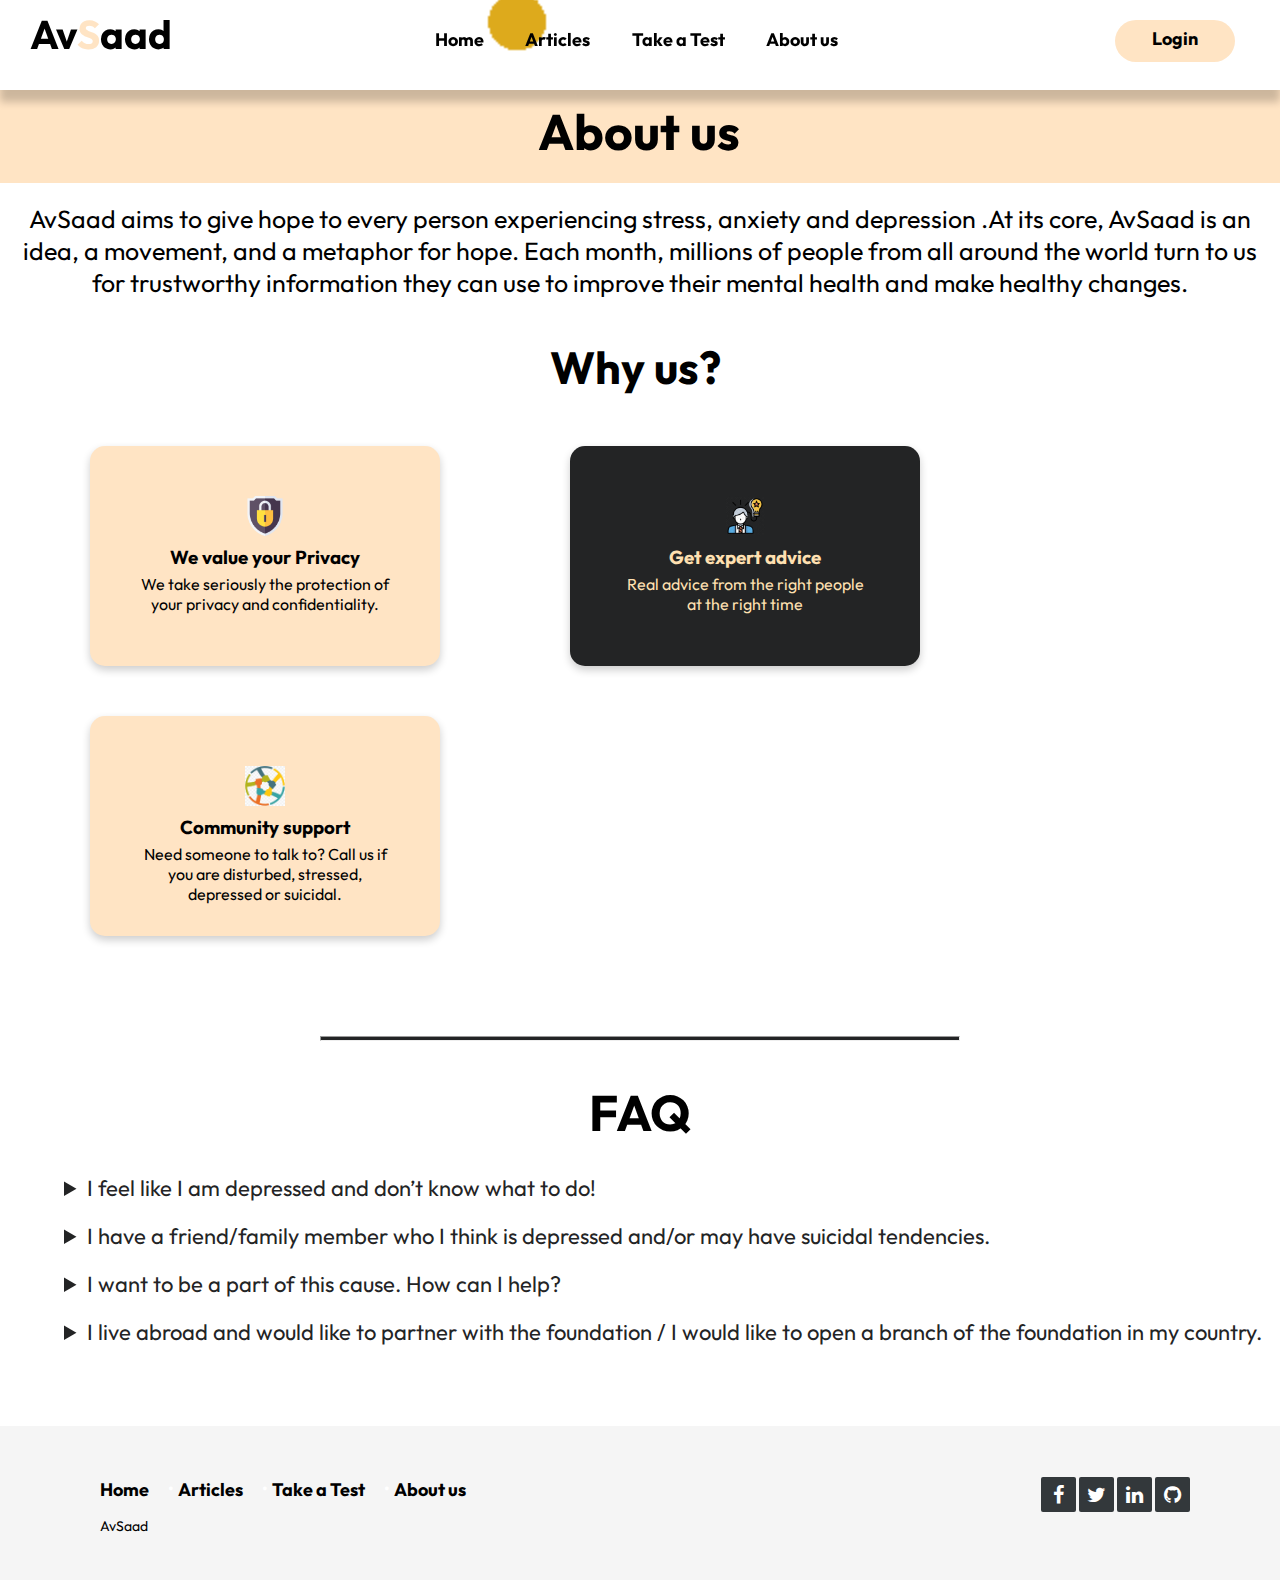
<file: About us.html>
<!DOCTYPE html>
<html lang="en">
<head>
    <meta charset="UTF-8">
    <meta http-equiv="X-UA-Compatible" content="IE=edge">
    <meta name="viewport" content="width=device-width, initial-scale=1.0">
    <title>Article</title>
    <link rel="preconnect" href="https://fonts.googleapis.com">
    <link rel="preconnect" href="https://fonts.gstatic.com" crossorigin>
    <link rel="stylesheet" href="https://cdnjs.cloudflare.com/ajax/libs/font-awesome/4.7.0/css/font-awesome.min.css">
    <link href="https://fonts.googleapis.com/css2?family=Outfit&display=swap" rel="stylesheet">
    <link href="https://fonts.googleapis.com/css2?family=Outfit&display=swap" rel="stylesheet">
    <link rel="stylesheet" href="About us.css">
</head>
<body>
    
<nav>

</nav>
<header>  
    <h2></h2>
</header> 
<section>

</section> 
<summary>
    
</summary>
<script src="About us.js"></script>
</body>
</html>
</file>
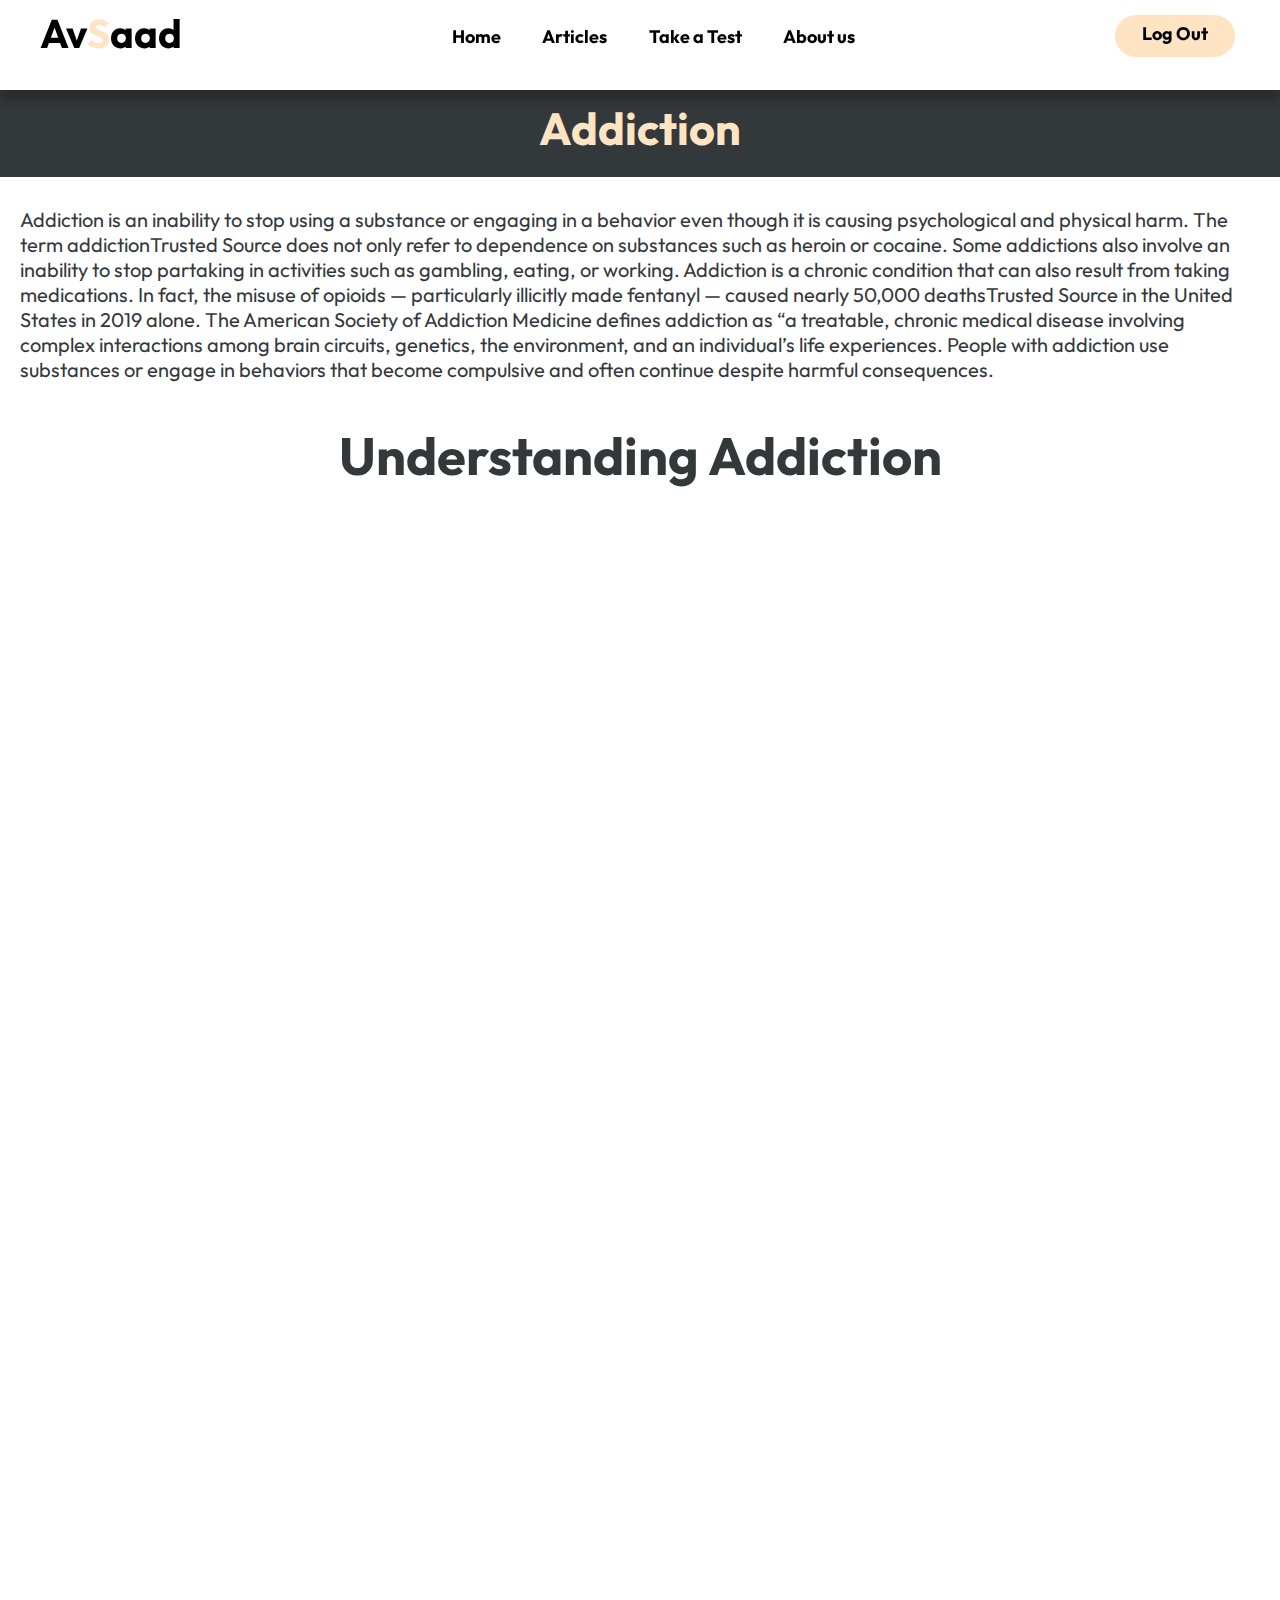
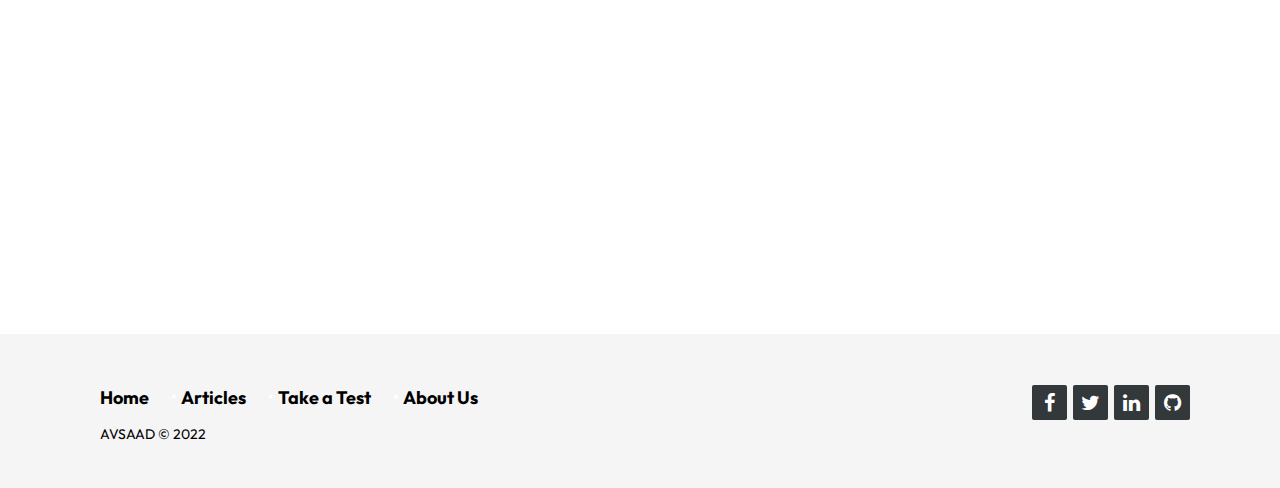
<file: Addiction.html>
<!DOCTYPE html>
<html lang="en">
<head>
    <meta charset="UTF-8">
    <meta http-equiv="X-UA-Compatible" content="IE=edge">
    <meta name="viewport" content="width=device-width, initial-scale=1.0">
    <link rel="preconnect" href="https://fonts.googleapis.com">
    <link rel="preconnect" href="https://fonts.gstatic.com" crossorigin>
    <link rel="stylesheet" href="https://cdnjs.cloudflare.com/ajax/libs/font-awesome/4.7.0/css/font-awesome.min.css">
    <link href="https://fonts.googleapis.com/css2?family=Outfit&display=swap" rel="stylesheet">
    <link rel="stylesheet" href="Addiction.css">
    <link rel="stylesheet" href="navbar.css">
    <link rel="stylesheet" href="Footer.css">
    <title>Document</title>
</head>
<body>
    <nav>
        <div class="topnav">
        <a href="index.html"><h1 class="logo">Av<span class="S">S</span>aad</h1></a>
        <div class="con">
            <a href="index.html">Home</a>
            <a href="Articles.html">Articles</a>
            <a href="Quiz.html">Take a Test</a>
            <a href="About us.html">About us</a>
        </div>
        <a class="login" href="log.html">Log Out</a>
        </div>
    </nav>

    <header class="head">
        <h2 class="heading"></h2>
    </header>
    <section class="sec">
      <p class="content"></p>
    </section>
    <div class="heading1">
       <h2> </h2>
       
    </div>
    <div class="event">
        <div class="box1 reveal">
            <h2 class="Question"></h2>
            <p class ="Answer1"></p>
        </div>
        <div class="box2 reveal">
            <h2 class="Question1"></h2>
            <p class ="Answer2"></p>
        </div>
        <div class="box3 reveal">
            <h2 class="Question3"></h2>
            <p class ="Answer3"></p>
        </div>
    </div>
    <footer class="footer-distributed">
        <div class="footer-right">
            <a href="#"><i class="fa fa-facebook"></i></a>
            <a href="#"><i class="fa fa-twitter"></i></a>
            <a href="#"><i class="fa fa-linkedin"></i></a>
            <a href="#"><i class="fa fa-github"></i></a>
        </div>
        <div class="footer-left">
            <p class="footer-links">
                <a class="link-1" href="index.html">Home</a>
                <a href="Articles.html">Articles</a>
                <a href="Quiz.html">Take a Test</a>
                <a href="About us.html">About Us</a>
            </p>
            <p>AVSAAD &copy; 2022</p>
        </div>
    </footer>

<script src="Addiction.js"></script>
</body>
</html>
</file>
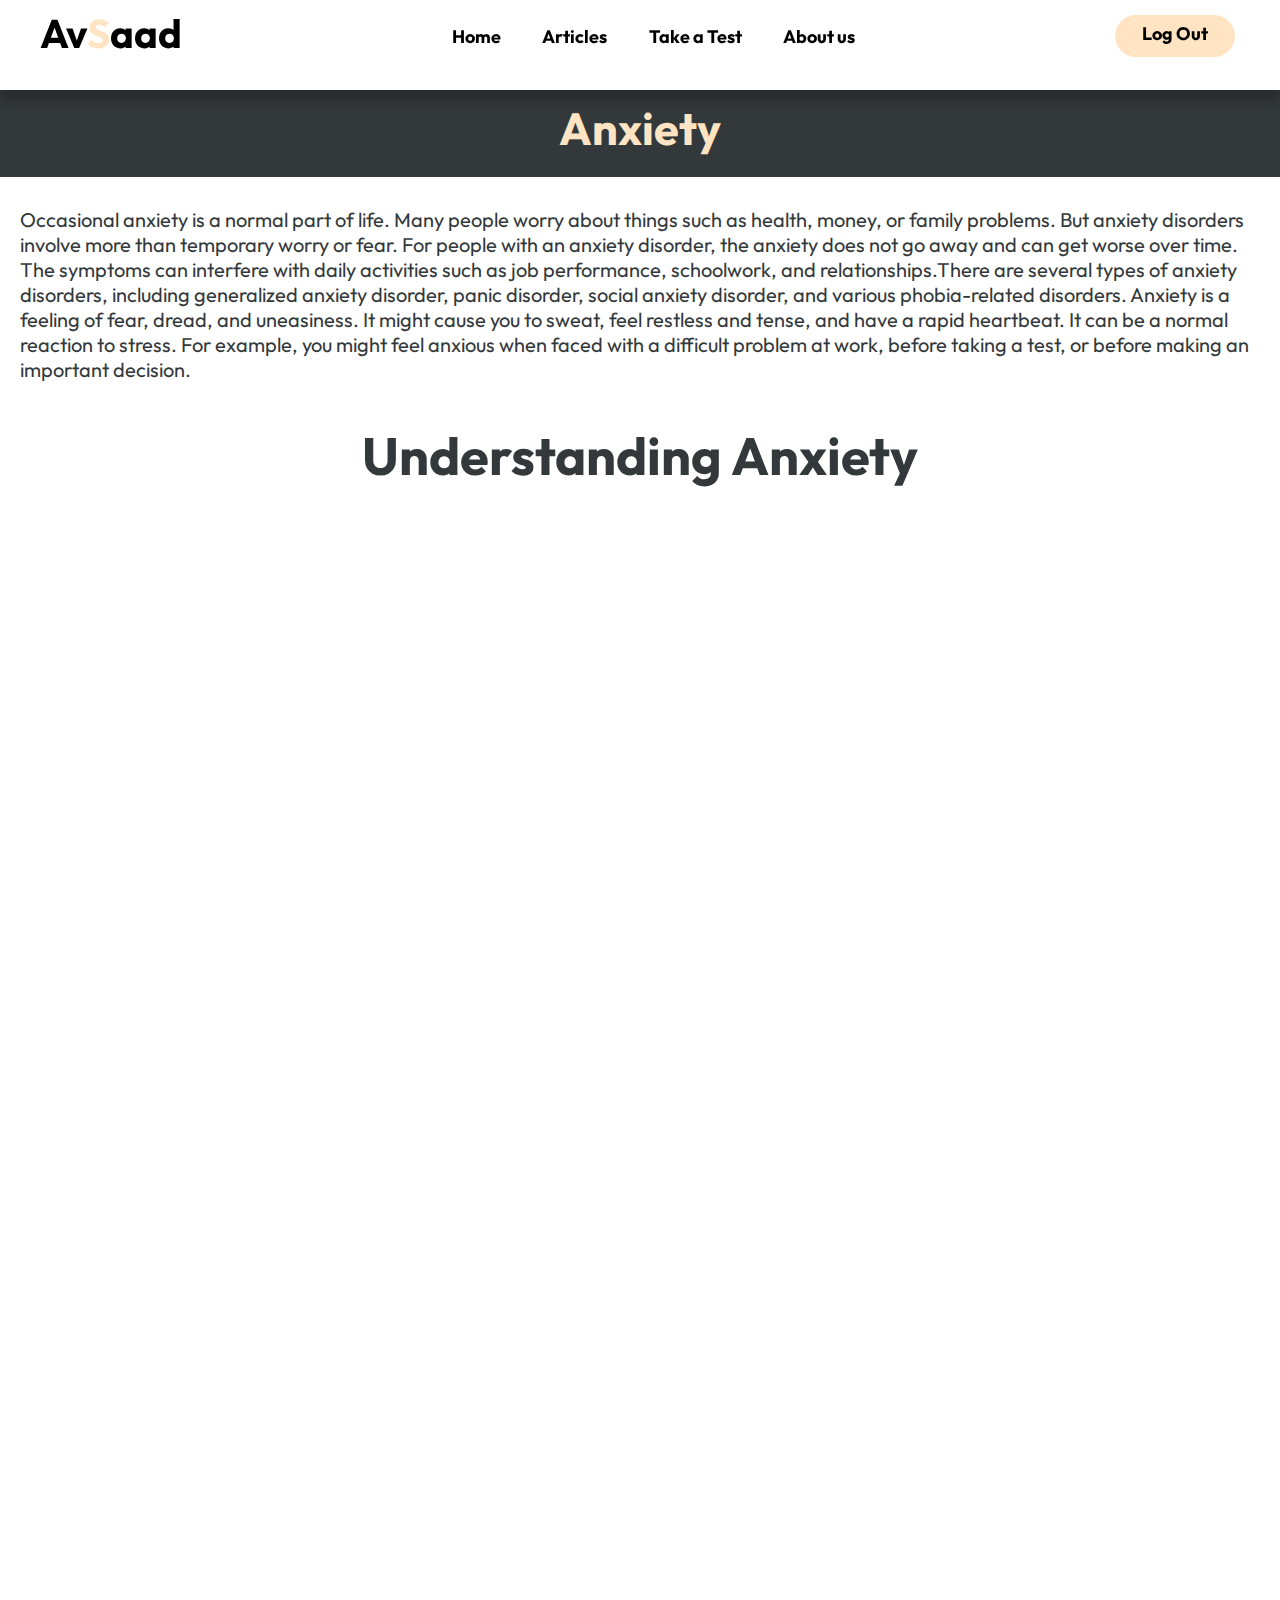
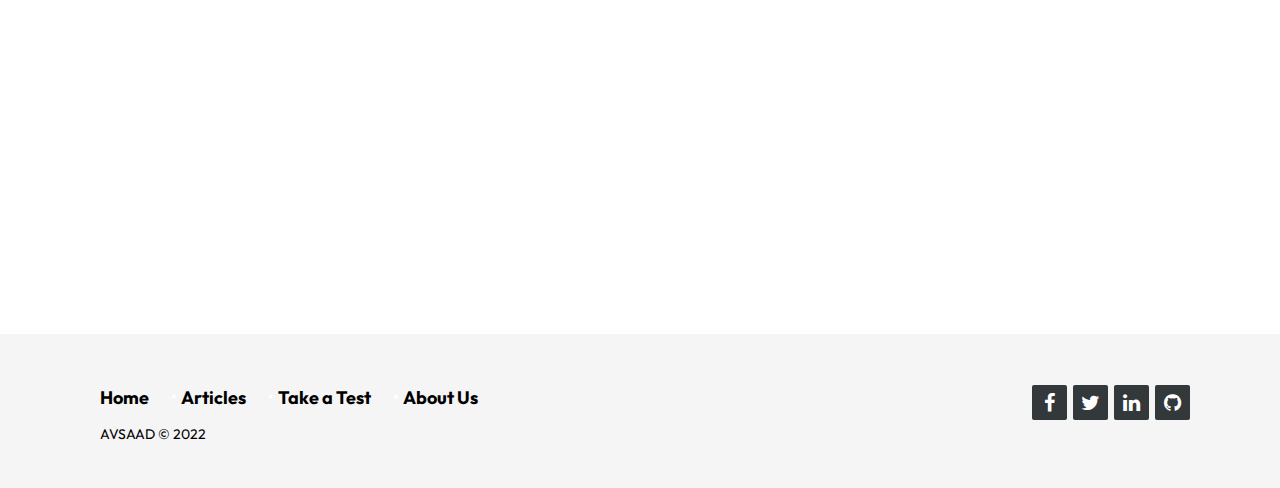
<file: Anxiety.html>
<!DOCTYPE html>
<html lang="en">
<head>
    <meta charset="UTF-8">
    <meta http-equiv="X-UA-Compatible" content="IE=edge">
    <meta name="viewport" content="width=device-width, initial-scale=1.0">
    <link rel="preconnect" href="https://fonts.googleapis.com">
    <link rel="preconnect" href="https://fonts.gstatic.com" crossorigin>
    <link rel="stylesheet" href="https://cdnjs.cloudflare.com/ajax/libs/font-awesome/4.7.0/css/font-awesome.min.css">
    <link href="https://fonts.googleapis.com/css2?family=Outfit&display=swap" rel="stylesheet">
    <link rel="stylesheet" href="Anxiety.css">
    <link rel="stylesheet" href="navbar.css">
    <link rel="stylesheet" href="Footer.css">
    <title>Document</title>
</head>
<body>
    <nav>
        <div class="topnav">
        <a href="index.html"><h1 class="logo">Av<span class="S">S</span>aad</h1></a>
        <div class="con">
            <a href="index.html">Home</a>
            <a href="Articles.html">Articles</a>
            <a href="Quiz.html">Take a Test</a>
            <a href="About us.html">About us</a>
        </div>
        <a class="login" href="log.html">Log Out</a>
        </div>
    </nav>
    <header class="head">
        <h2 class="heading"></h2>
    </header>
    <section class="sec">
      <p class="content"></p>
    </section>
    <div class="heading1">
       <h2> </h2>
       
    </div>
    <div class="event">
        <div class="box1 reveal">
            <h2 class="Question"></h2>
            <p class ="Answer1"></p>
        </div>
        <div class="box2 reveal">
            <h2 class="Question1"></h2>
            <p class ="Answer2"></p>
        </div>
        <div class="box3 reveal">
            <h2 class="Question3"></h2>
            <p class ="Answer3"></p>
        </div>
    </div>
    <footer class="footer-distributed">
        <div class="footer-right">
            <a href="#"><i class="fa fa-facebook"></i></a>
            <a href="#"><i class="fa fa-twitter"></i></a>
            <a href="#"><i class="fa fa-linkedin"></i></a>
            <a href="#"><i class="fa fa-github"></i></a>
        </div>
        <div class="footer-left">
            <p class="footer-links">
                <a class="link-1" href="index.html">Home</a>
                <a href="Articles.html">Articles</a>
                <a href="Quiz.html">Take a Test</a>
                <a href="About us.html">About Us</a>
            </p>
            <p>AVSAAD &copy; 2022</p>
        </div>
    </footer>

<script src="Anxiety.js"></script>
</body>
</html>
</file>
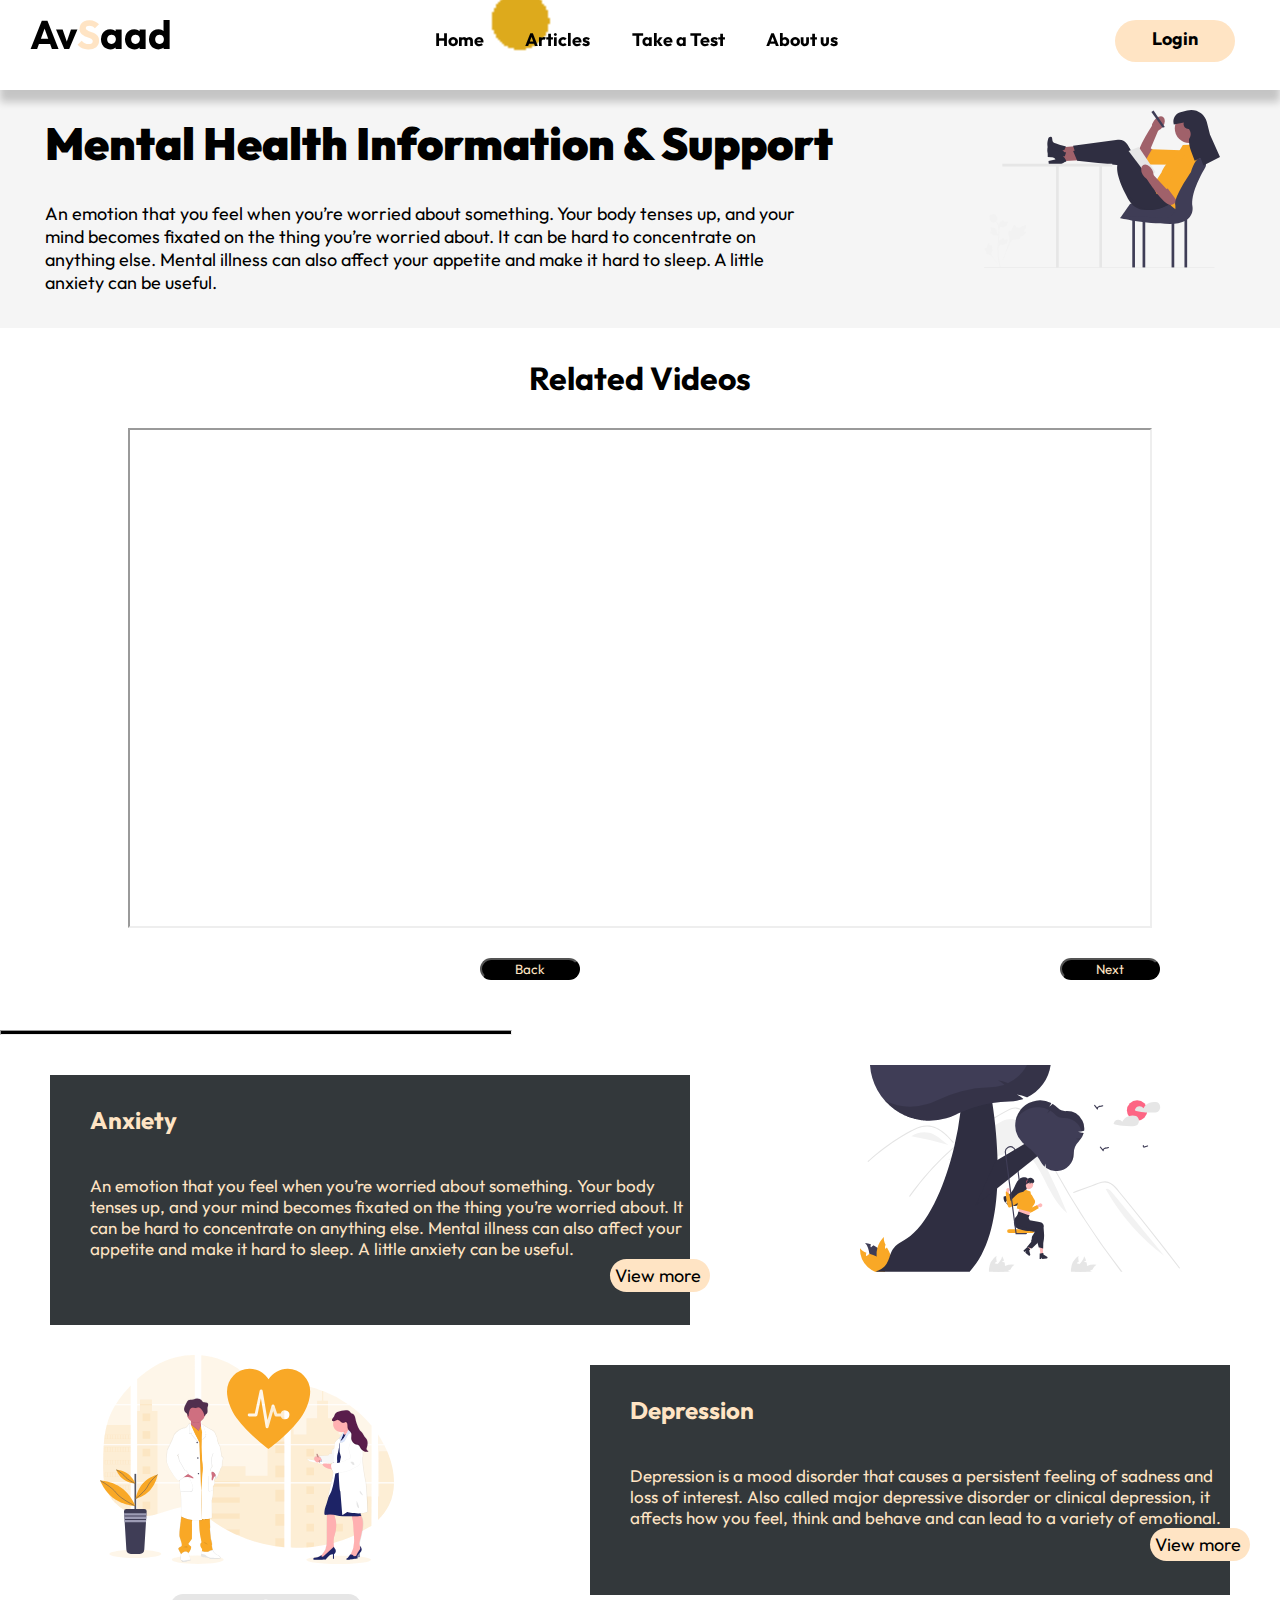
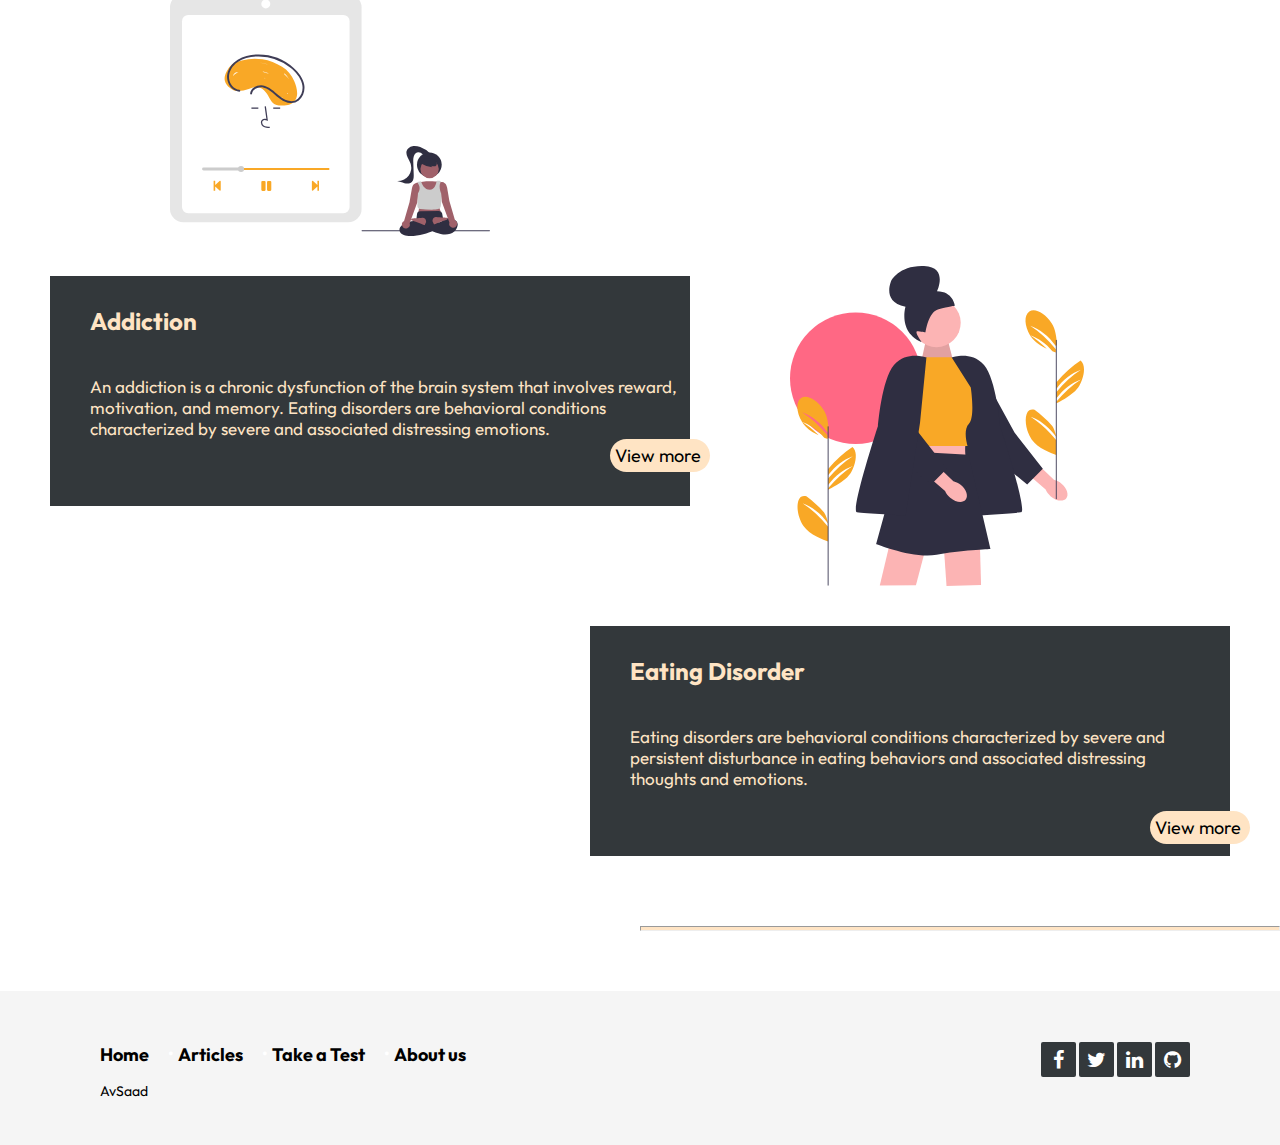
<file: Articles.html>
<!DOCTYPE html>
<html lang="en">
<head>
    <meta charset="UTF-8">
    <meta http-equiv="X-UA-Compatible" content="IE=edge">
    <meta name="viewport" content="width=device-width, initial-scale=1.0">
    <link rel="preconnect" href="https://fonts.googleapis.com">
    <link rel="preconnect" href="https://fonts.gstatic.com" crossorigin>
    <link rel="stylesheet" href="https://cdnjs.cloudflare.com/ajax/libs/font-awesome/4.7.0/css/font-awesome.min.css">
    <link href="https://fonts.googleapis.com/css2?family=Outfit&display=swap" rel="stylesheet">
    <link rel="stylesheet" href="Articles.css">
    <title>Document</title>
</head>
<body>
    <nav></nav>
    <section></section>
    <script src="Articles.js"></script>
</body>
</html>
</file>
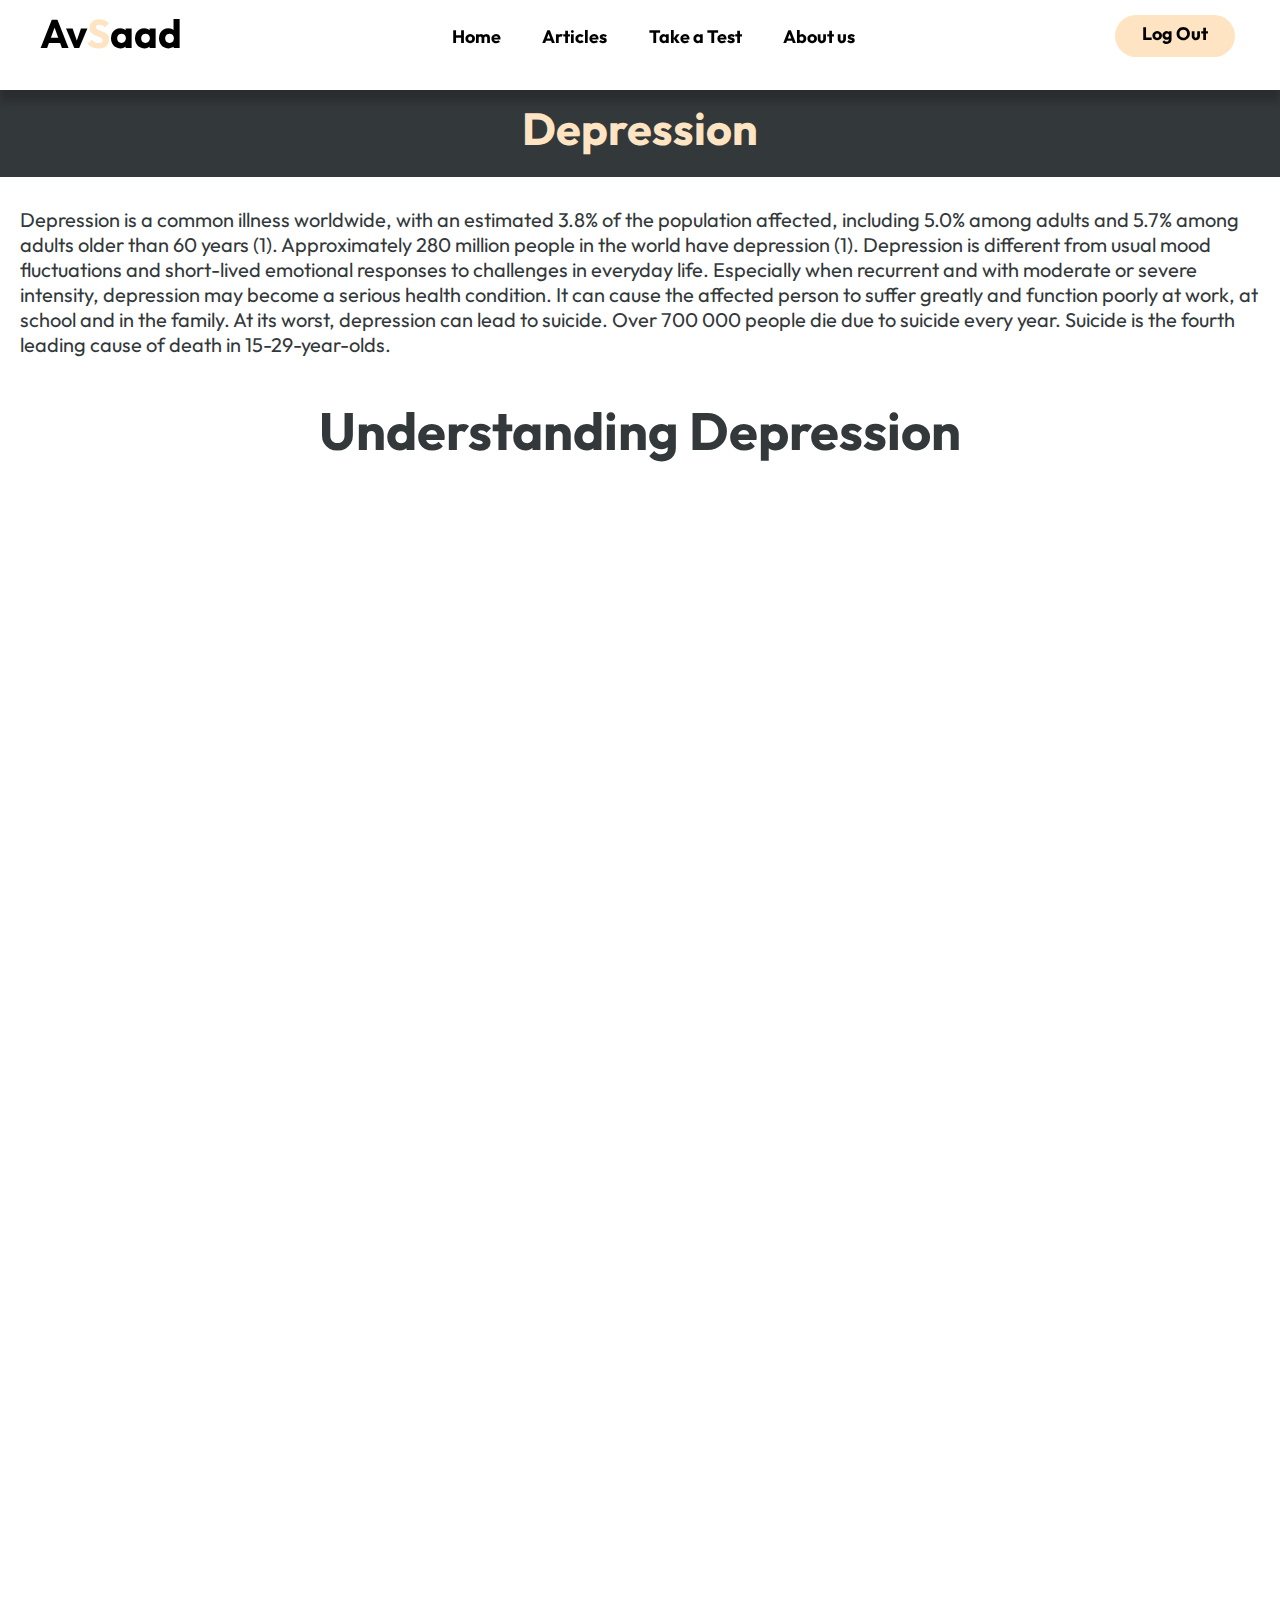
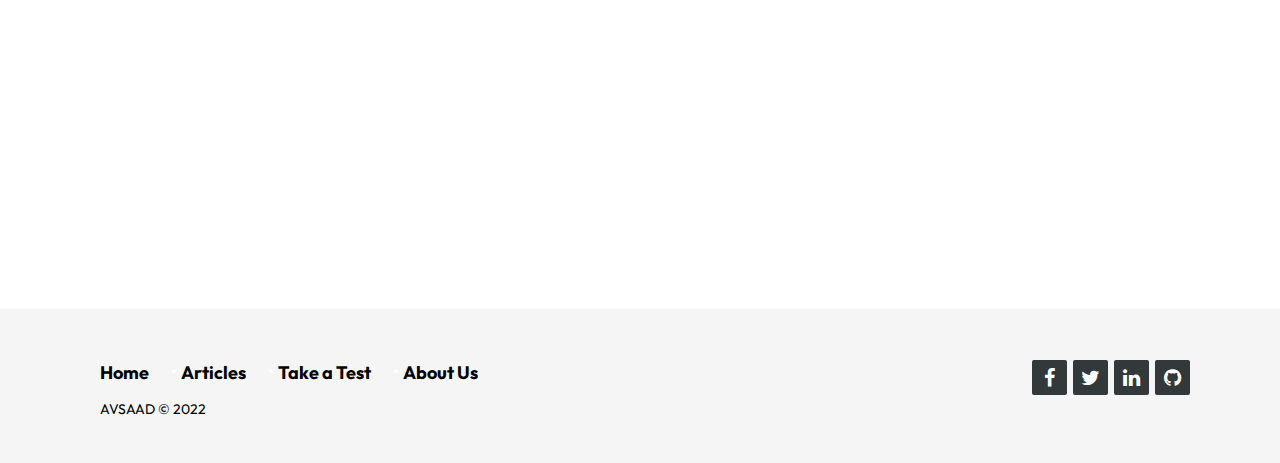
<file: Depression.html>
<!DOCTYPE html>
<html lang="en">
<head>
    <meta charset="UTF-8">
    <meta http-equiv="X-UA-Compatible" content="IE=edge">
    <meta name="viewport" content="width=device-width, initial-scale=1.0">
    <link rel="preconnect" href="https://fonts.googleapis.com">
    <link rel="preconnect" href="https://fonts.gstatic.com" crossorigin>
    <link rel="stylesheet" href="https://cdnjs.cloudflare.com/ajax/libs/font-awesome/4.7.0/css/font-awesome.min.css">
    <link href="https://fonts.googleapis.com/css2?family=Outfit&display=swap" rel="stylesheet">
    <link rel="stylesheet" href="Depression.css">
    <link rel="stylesheet" href="navbar.css">
    <link rel="stylesheet" href="Footer.css">
    <title>Document</title>
</head>
<body>
    <nav>
        <div class="topnav">
        <a href="index.html"><h1 class="logo">Av<span class="S">S</span>aad</h1></a>
        <div class="con">
            <a href="index.html">Home</a>
            <a href="Articles.html">Articles</a>
            <a href="Quiz.html">Take a Test</a>
            <a href="About us.html">About us</a>
        </div>
        <a class="login" href="log.html">Log Out</a>
        </div>
    </nav>
    <header class="head">
        <h2 class="heading"></h2>
    </header>
    <section class="sec">
      <p class="content"></p>
    </section>
    <div class="heading1">
       <h2> </h2>
       
    </div>
    <div class="event">
        <div class="box1 reveal">
            <h2 class="Question"></h2>
            <p class ="Answer1"></p>
        </div>
        <div class="box2 reveal">
            <h2 class="Question1"></h2>
            <p class ="Answer2"></p>
        </div>
        <div class="box3 reveal">
            <h2 class="Question3"></h2>
            <p class ="Answer3"></p>
        </div>
    </div>
    <footer class="footer-distributed">
        <div class="footer-right">
            <a href="#"><i class="fa fa-facebook"></i></a>
            <a href="#"><i class="fa fa-twitter"></i></a>
            <a href="#"><i class="fa fa-linkedin"></i></a>
            <a href="#"><i class="fa fa-github"></i></a>
        </div>
        <div class="footer-left">
            <p class="footer-links">
                <a class="link-1" href="index.html">Home</a>
                <a href="Articles.html">Articles</a>
                <a href="Quiz.html">Take a Test</a>
                <a href="About us.html">About Us</a>
            </p>
            <p>AVSAAD &copy; 2022</p>
        </div>
    </footer>

<script src="Depression.js"></script>
</body>
</html>
</file>
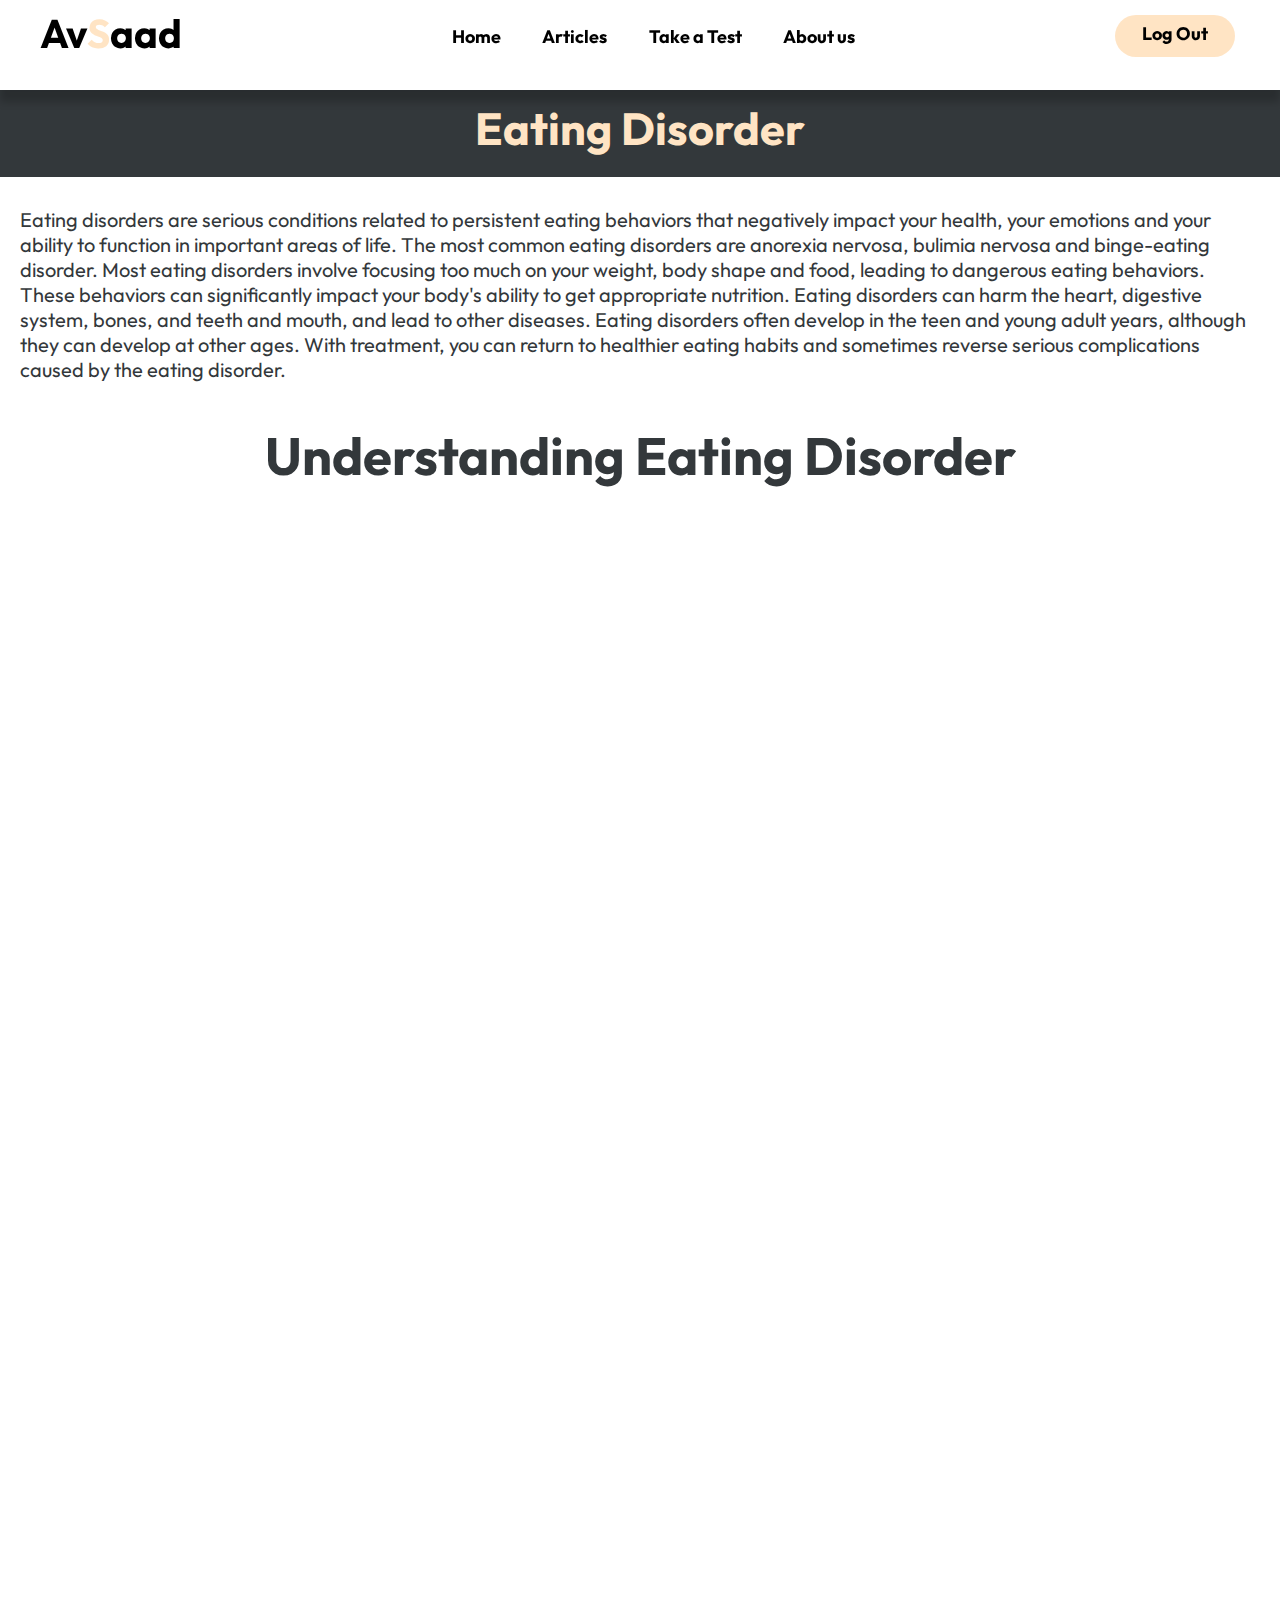
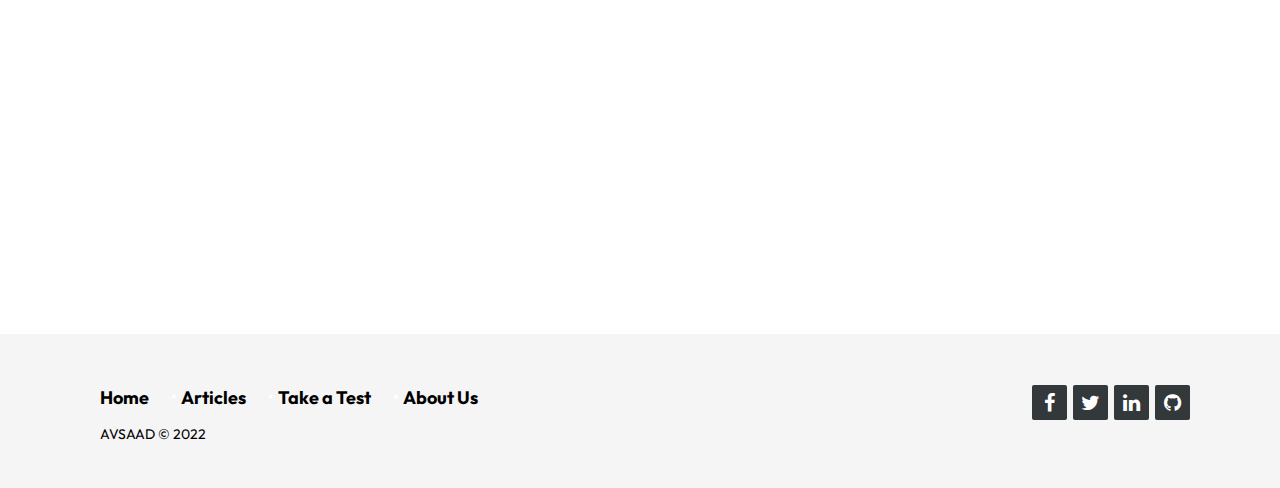
<file: EatingDisorder.html>
<!DOCTYPE html>
<html lang="en">
<head>
    <meta charset="UTF-8">
    <meta http-equiv="X-UA-Compatible" content="IE=edge">
    <meta name="viewport" content="width=device-width, initial-scale=1.0">
    <link rel="preconnect" href="https://fonts.googleapis.com">
    <link rel="preconnect" href="https://fonts.gstatic.com" crossorigin>
    <link rel="stylesheet" href="https://cdnjs.cloudflare.com/ajax/libs/font-awesome/4.7.0/css/font-awesome.min.css">
    <link href="https://fonts.googleapis.com/css2?family=Outfit&display=swap" rel="stylesheet">
    <link rel="stylesheet" href="EatingDisorder.css">
    <link rel="stylesheet" href="navbar.css">
    <link rel="stylesheet" href="Footer.css">
    <title>Document</title>
</head>
<body>
    <nav>
        <div class="topnav">
        <a href="index.html"><h1 class="logo">Av<span class="S">S</span>aad</h1></a>
        <div class="con">
            <a href="index.html">Home</a>
            <a href="Articles.html">Articles</a>
            <a href="Quiz.html">Take a Test</a>
            <a href="About us.html">About us</a>
        </div>
        <a class="login" href="log.html">Log Out</a>
        </div>
    </nav>
    
    <header class="head">
        <h2 class="heading"></h2>
    </header>
    <section class="sec">
      <p class="content"></p>
    </section>
    <div class="heading1">
       <h2> </h2>
       
    </div>
    <div class="event">
        <div class="box1 reveal">
            <h2 class="Question"></h2>
            <p class ="Answer1"></p>
        </div>
        <div class="box2 reveal">
            <h2 class="Question1"></h2>
            <p class ="Answer2"></p>
        </div>
        <div class="box3 reveal">
            <h2 class="Question3"></h2>
            <p class ="Answer3"></p>
        </div>
    </div>
    <footer class="footer-distributed">
        <div class="footer-right">
            <a href="#"><i class="fa fa-facebook"></i></a>
            <a href="#"><i class="fa fa-twitter"></i></a>
            <a href="#"><i class="fa fa-linkedin"></i></a>
            <a href="#"><i class="fa fa-github"></i></a>
        </div>
        <div class="footer-left">
            <p class="footer-links">
                <a class="link-1" href="index.html">Home</a>
                <a href="Articles.html">Articles</a>
                <a href="Quiz.html">Take a Test</a>
                <a href="About us.html">About Us</a>
            </p>
            <p>AVSAAD &copy; 2022</p>
        </div>
    </footer>

<script src="EatingDisorder.js"></script>
</body>
</html>
</file>
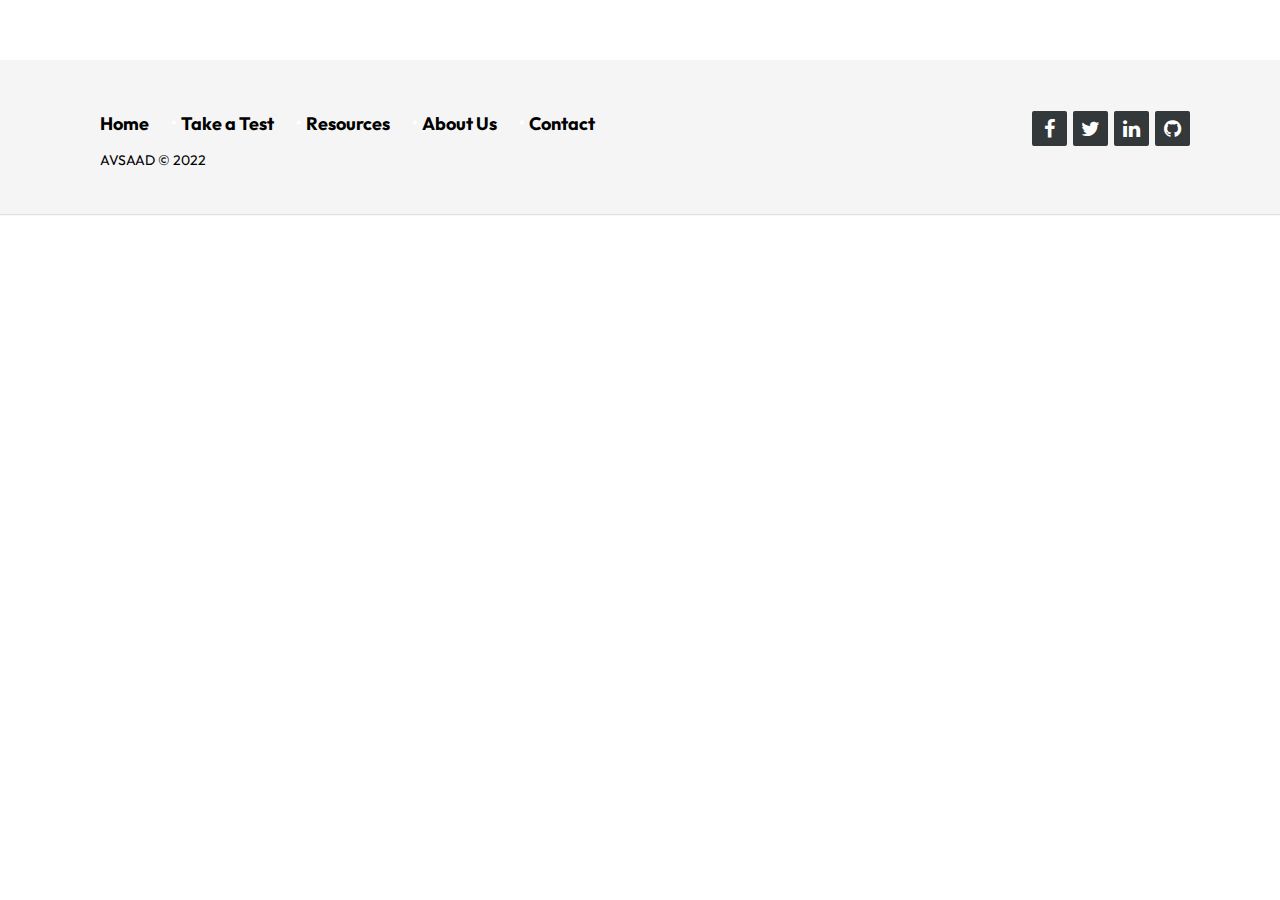
<file: Footer.html>
<!DOCTYPE html>
<html lang="en">
<head>
    <meta charset="UTF-8">
    <meta http-equiv="X-UA-Compatible" content="IE=edge">
    <meta name="viewport" content="width=device-width, initial-scale=1.0">
    <title>Document</title>
    <link rel="preconnect" href="https://fonts.googleapis.com">
    <link rel="preconnect" href="https://fonts.gstatic.com" crossorigin>
    <link href="https://fonts.googleapis.com/css2?family=Outfit&display=swap" rel="stylesheet">
    <link rel="stylesheet" href="https://cdnjs.cloudflare.com/ajax/libs/font-awesome/4.7.0/css/font-awesome.min.css">
</head>
<link rel="stylesheet" href="Footer.css">
<body>
    <footer class="footer-distributed">
        <div class="footer-right">
            <a href="#"><i class="fa fa-facebook"></i></a>
            <a href="#"><i class="fa fa-twitter"></i></a>
            <a href="#"><i class="fa fa-linkedin"></i></a>
            <a href="#"><i class="fa fa-github"></i></a>
        </div>
        <div class="footer-left">
            <p class="footer-links">
                <a class="link-1" href="#">Home</a>
                <a href="#">Take a Test</a>
                <a href="#">Resources</a>
                <a href="#">About Us</a>
                <a href="#">Contact</a>
            </p>
            <p>AVSAAD &copy; 2022</p>
        </div>
    </footer>
</body>
</html>
</file>
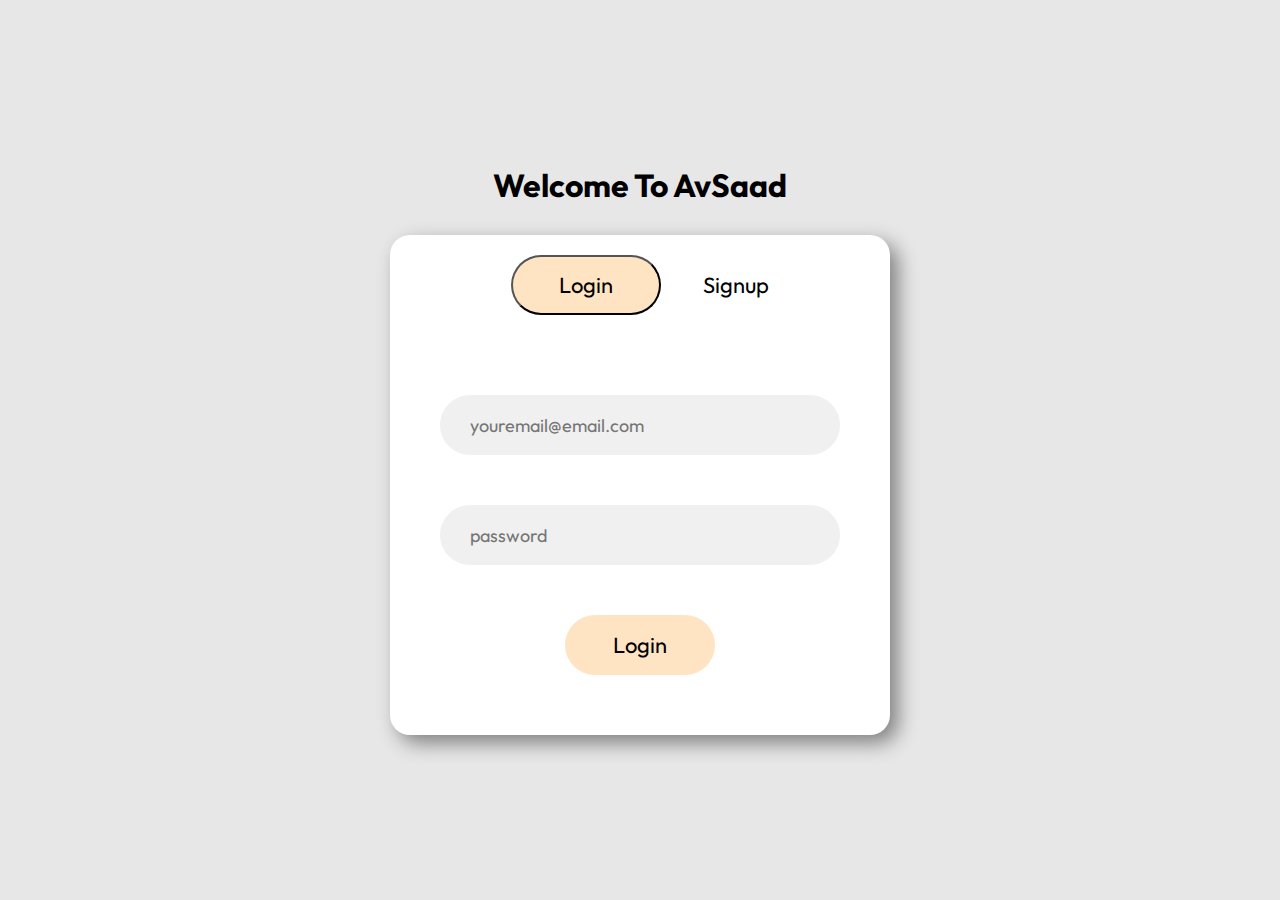
<file: log.html>
<!DOCTYPE html>
<html lang="en">

<head>
	<meta charset="UTF-8">
	<meta name="viewport" content="width=device-width,initial-scale=1.0">
	<title>AvSaad</title>
	<link rel="stylesheet" href="Login.css">
</head>

<script>
        function valid() {
            var emailbox = document.getElementById("e").value;
            var emailbox2 = document.getElementById("e");

			if(emailbox.length == 0){
				alert("Empty Field")
			}
            var re = /^\w+([\.-]?\w+)*@\w+([\.-]?\w+)*(\.\w{2,3})+$/;
            if (re.test(emailbox)) {
                return true;
            }
            else {
                emailbox2.style.border = "red solid 3px";
                return false;
            }
        }
</script>

<body>

	<header>
		<h1 class="heading">Welcome To AvSaad</h1>
	</header>

  
	<div class="container">
		<div class="slider"></div>
		<div class="btn">
			<button class="login"><a href="/log">Login</a></button>
			<button class="signup"><a href="/reg">Signup</a></button>
		</div>
    <form action="/log" method="POST">
		<div class="form-section">
			<div class="login-box">
				<input type="email" class="email ele" placeholder="youremail@email.com" name="aemail" id="e">
				<input type="password" class="password ele" placeholder="password" name="apassword">
				<button type="submit" class="clkbtn" onclick="valid()">Login</button>
			</div>
		</div>
	</div>
    </form>
</body>

</html>
</file>
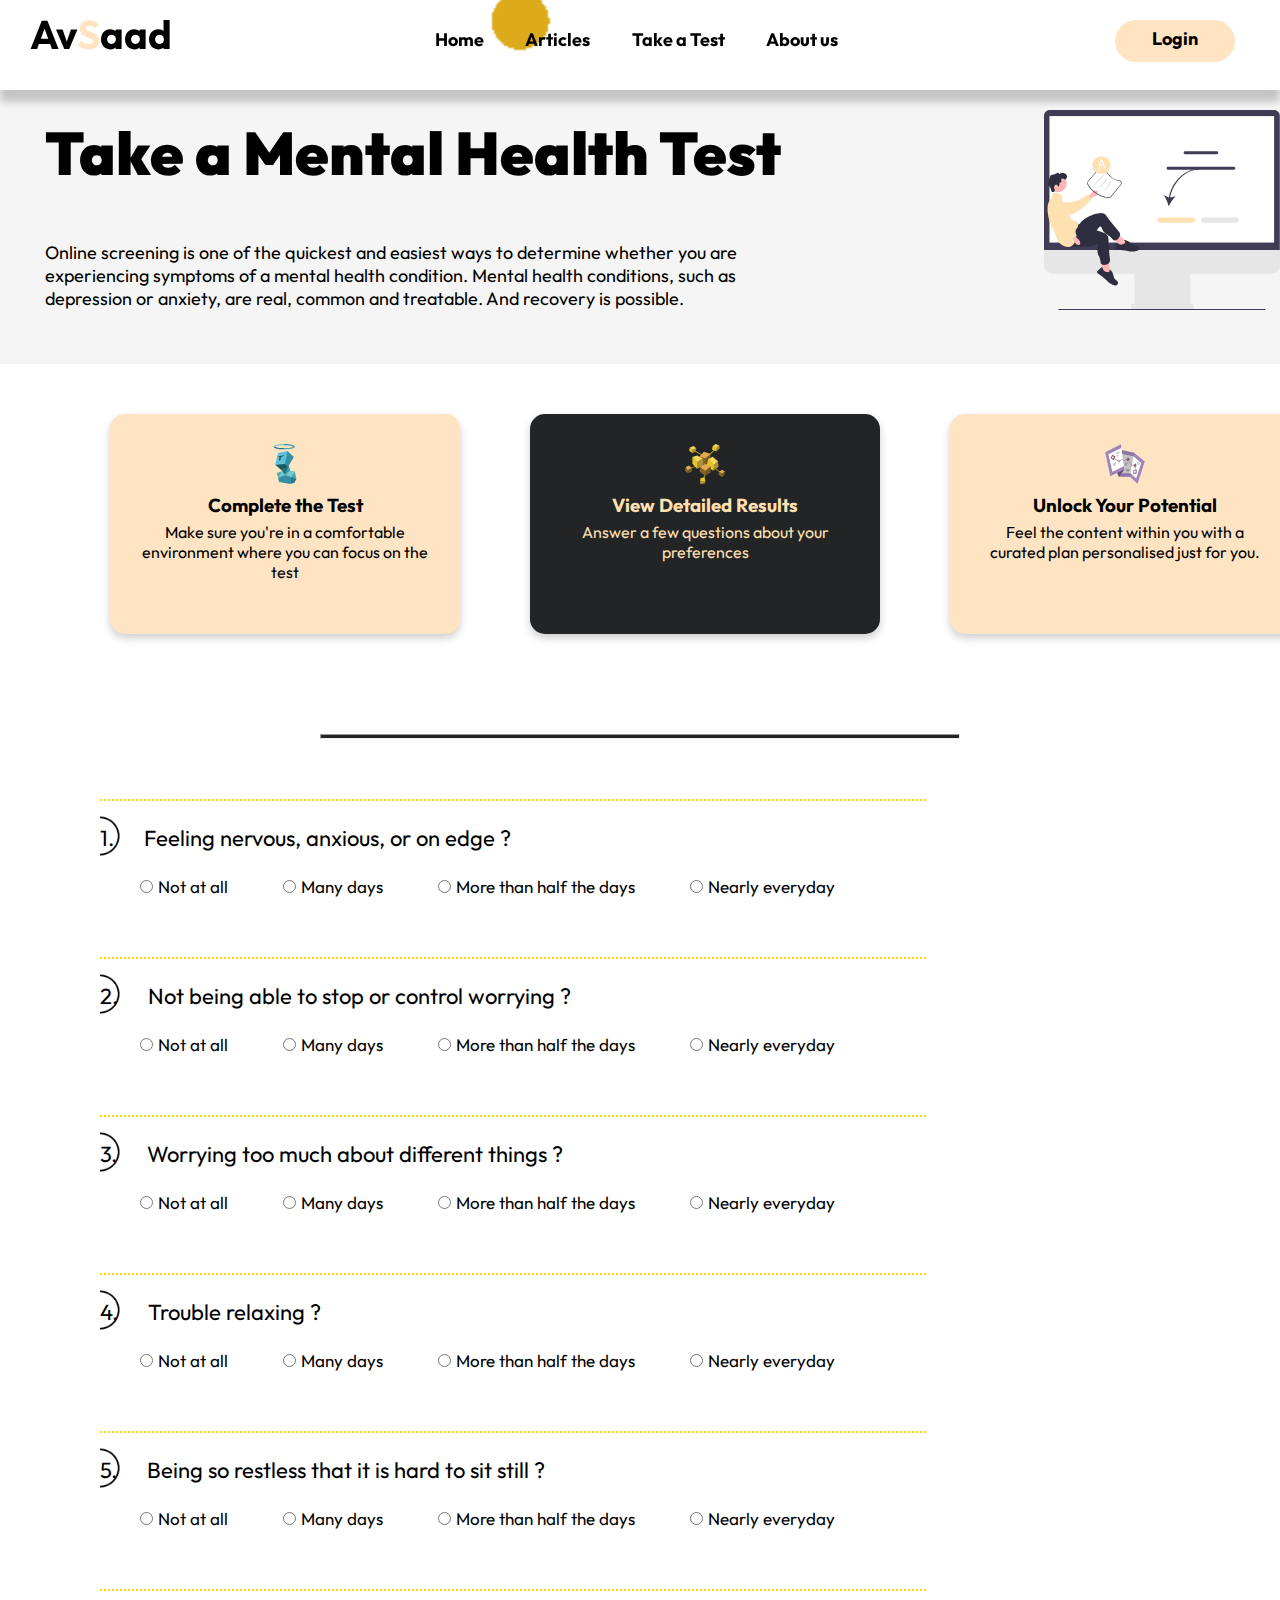
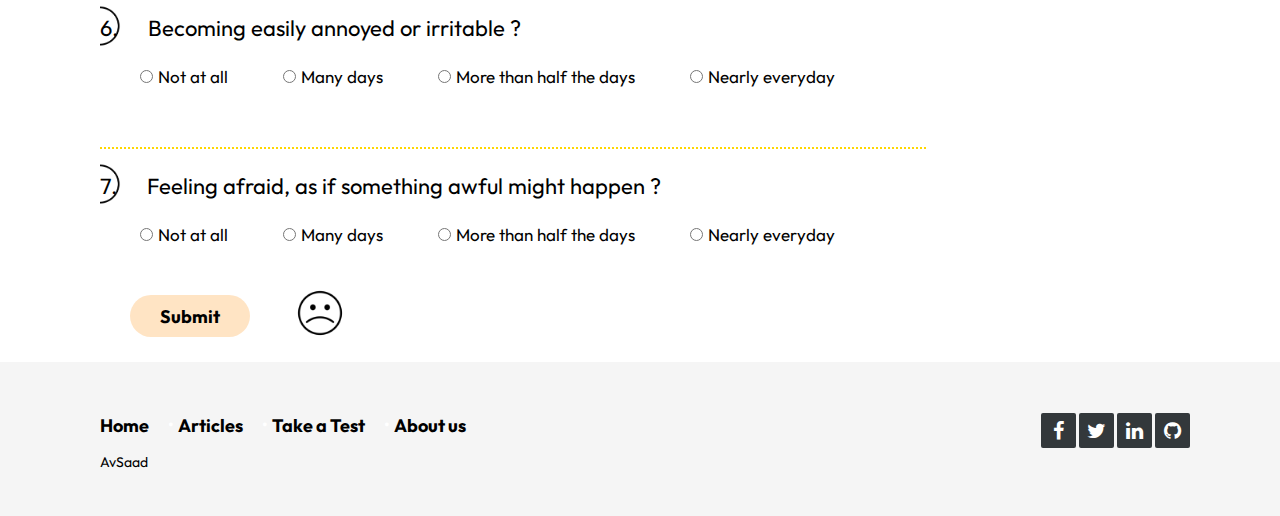
<file: Quiz.html>
<!DOCTYPE html>
<html lang="en">
<head>
    <meta charset="UTF-8">
    <meta http-equiv="X-UA-Compatible" content="IE=edge">
    <meta name="viewport" content="width=device-width, initial-scale=1.0">
    <title>Take a Test</title>
    <link rel="preconnect" href="https://fonts.googleapis.com">
    <link rel="preconnect" href="https://fonts.gstatic.com" crossorigin>
    <link rel="stylesheet" href="https://cdnjs.cloudflare.com/ajax/libs/font-awesome/4.7.0/css/font-awesome.min.css">
    <link href="https://fonts.googleapis.com/css2?family=Outfit&display=swap" rel="stylesheet">
    <link rel="stylesheet" href="quiz.css">
</head>
<body>
    <nav></nav>
    <section></section>
    <script src="quiz.js"></script>
</body>
</html>
</file>
<file: About us.css>
*{
    box-sizing: border-box;
    font-family: 'Outfit', sans-serif;
    margin: 0px;
}

nav{
    background-image:url('bg3.gif');
    background-attachment: fixed;  
    background-size:cover;
    background-position-y: 100px;
    background-position-x: 50px;
}

nav{
    z-index: 5;
    overflow: hidden;
    background-color: white;
}

.topnav{
    width: 100%;
    display: flex;
    justify-content:space-between;
    margin:auto;
    height: 10vh;
    position: fixed;
    box-shadow: 0 12px 8px 0 rgba(0, 0, 0, 0.2);
    z-index: 5;
}

.topnav a{
    margin-top: 20px;
    padding-left:10px;
    padding-bottom: 0;
    padding-right: 10px;
    text-decoration: none;
    color: black;
    font-weight:bold;
    z-index: 5;
}

.topnav a:hover{
    color:#FFE0B1;
}

.con1{
    width:33%;
    margin-top: 8px;
    display: flex;
    justify-content: space-between;
    font-family: 'Outfit', sans-serif;
    font-weight: 500;
    font-size: 18px;
    font-weight: bolder;
    color:black;
    text-decoration: none;
}

.logo{
    width: 10%;
    height: 82%;
    float: left;
    margin-left: 30px;
    margin-top: 9px;
    font-size: 40px;
    color: black;
}

.login{
 margin-right: 45px;
 padding-top: 7px;
 border:none;
 border-radius: 50px;
 cursor: pointer;
 transition: all 0.3s ease 0s;
 width: 120px;
 height: 42px;
 text-align: center;
 font-family: 'Outfit', sans-serif;
 font-weight: 500;
 font-size: 18px;
 font-weight: bolder;
 text-decoration: none;
 background-color:bisque ;
}


.login:hover{
background-color: black;
}

.logospan3{
    color:bisque;
}

.logo:hover .logospan1{
    color: bisque;
}
.logo:hover .logospan3{
    color: black;
}
.logo:hover .logospan2{
    color:bisque;
}
.logo:hover .logospan4{
    color:bisque;
}


header{
    padding-top:80px;
    background-color:bisque;
}
.heading{
    margin-top:20px;
    margin-left:42%;
    font-size: 50px;
    padding-bottom: 20px;
}
.content{
    padding: 10px;
    margin-top: 10px;
    margin-left:10px;
    margin-right:10px;
    font-size:25px;
    text-align: center;
    /* background-color:#EBECF0; */
}

.heading1{
    margin-top: 30px;
    margin-left: 43%;
    font-size: 45px;
    /* background-color: #FFE0B1; */
}
.sec1{
    padding-top:10px;
    background-color: whitesmoke;
    padding-bottom: 4px;
}
/* .start{
    font-family:'Outfit',sans-serif;
    font-style: normal;
    font-weight: 900;
    font-size: 60px;    
    margin: 5px;
    padding-left: 40px;
    padding-top: 100px;
    text-align: left;
    color:black;
    overflow-x: visible;
    background-color: whitesmoke;
}

.para1{
    margin:50px 45px;
    width:60%;
    font-size: 18px;
} */

.img1{
    float:right;
    padding-top: 100px;
    padding-left:20px;
    width: 20%;
}

.line{
    margin:auto;
    margin-top:100px;
    width:50%;
    height: 5px;
    color: #232425;
    background-color: #232425;
    margin-bottom: 40px;
  }
  .column {
      float: left;
      padding: 0 40px;
      margin-left: 50px;
      margin-top: 50px;
      animation-name: floating;
      animation-duration: 3s;
      animation-iteration-count: infinite;
      animation-timing-function: ease-in-out;
    }
    
    .row {margin: 0;}
    
    .row:after {
      content: "";
      display: grid;
      clear: both;
    }
  
    .card1 {
        box-shadow: 0 4px 8px 0 rgba(0, 0, 0, 0.2);
        padding: 50px;
        text-align: center;
        background-color:bisque;
        border-radius: 15px;
        width: 350px;
        height: 220px;
      }
    
      .card2{
        box-shadow: 0 4px 8px 0 rgba(0, 0, 0, 0.2);
        padding: 50px;
        text-align: center;
        background-color:#232425;
        color:#FFE0B1;
        border-radius: 15px;
        width: 350px;
        height: 220px;
      }
    
      .img2{
        width: 40px;
        height:40px;
      }
    
      .h31{
        padding-top: 5px;
        padding-bottom: 5px;
      }
      @keyframes floating{
        0% { transform: translate(0,  0px); }
        50%  { transform: translate(0, 15px); }
        100%   { transform: translate(0, -0px); }   
    }
    .h54{
        text-align: center;
        font-size: 50px;
        margin-bottom: 30px;
    }
    .sum1{
        margin-left: 5%;
        width: 100%;
        border: none;
        font-size: 22px;
        cursor: pointer;
        color: #232425;
        margin-bottom: 20px;
    }
    .p5{
        margin-left:7%;
        color: #232425;
        font-size: 17px;
        margin-bottom: 20px;
    }
    .sum2{
        margin-left: 5%;
        width: 100%;
        border: none;
        font-size: 22px;
        cursor: pointer;
        color: #232425;
        margin-bottom: 20px;
    }
    .p6{
        margin-left:7%;
        color: #232425;
        font-size: 17px;
        margin-bottom: 20px;
    }
    .sum3{
        margin-left: 5%;
        width: 100%;
        border: none;
        font-size: 22px;
        cursor: pointer;
        color: #232425;
        margin-bottom: 20px;
    }
    .p7{
        margin-left:7%;
        color: #232425;
        font-size: 17px;
        margin-bottom: 20px;
    }
    .sum4{
        margin-left: 5%;
        width: 100%;
        border: none;
        font-size: 22px;
        cursor: pointer;
        color: #232425;
        margin-bottom: 20px;
    }
    .p8{
        margin-left:7%;
        color: #232425;
        font-size: 17px;
        margin-bottom: 20px;
    }
    .footer-distributed {
        margin-top: 60px;
        background-color:whitesmoke;
        box-shadow: 0 1px 1px 0 rgba(0, 0, 0, 0.12);
        box-sizing: border-box;
        width: 100%;
        text-align: left;
        font: normal 16px sans-serif;
        padding: 5vh 7vw;
      }
      
      .footer-distributed .footer-left p {
        font-size: 14px;
        margin: 0;
        margin-left: 10px;
      }
      
      .footer-distributed p.footer-links {
        font-size: 18px;
        font-weight: bold;
        margin: 0 0 10px;
        padding: 0;
        transition: ease .25s;
      }
      
      .footer-distributed p.footer-links a {
        display: inline-block;
        line-height: 1.8;
        text-decoration: none;
        color: inherit;
        transition: ease .25s;
        margin: 0px 10px;
      }
      
      .footer-distributed .footer-links a:before {
        content: "·";
        font-size: 20px;
        left: 0;
        color: #fff;
        display: inline-block;
        padding-right: 5px;
      }
      
      .footer-distributed .footer-links .link-1:before {
        content: none;
      }
      
      .footer-distributed .footer-right {
        float: right;
        margin-top: 6px;
        max-width: 180px;
      }
      
      .footer-distributed .footer-right a {
        display: inline-block;
        width: 35px;
        height: 35px;
        background-color: #33383b;
        border-radius: 2px;
        font-size: 20px;
        color: #ffffff;
        text-align: center;
        line-height: 35px;
        margin-left: 3px;
        transition:all .25s;
      }
      
      .footer-distributed .footer-right a:hover{transform:scale(1.1); -webkit-transform:scale(1.1);}
      
      .footer-distributed p.footer-links a:hover{color: #FFE0B1;}
</file>
<file: Addiction.css>
*{
    box-sizing: border-box;
    font-family: 'Outfit', sans-serif;
    margin: 0px;
}
header{
    padding-top:80px;
    background-color:#33383b;
}
.heading{
    margin-top:20px;
    text-align: center;
    font-size: 45px;
    padding-bottom: 20px;
    color: bisque;
}
.content{
    padding: 10px;
    margin-top: 20px;
    margin-left:10px;
    margin-right:10px;
    font-size:20px;
    color: #33383b;
    /* background-color:#EBECF0; */
}
.heading1{
    margin-top: 30px;
    text-align: center;
    font-size: 35px;
    color: #33383b;
}
.event{
    width:100%;

}
.box1,.box2,.box3{
    width:85%;
    height: 400px;
    background-color: #33383b;
    margin-top: 20px;
    margin-bottom: 75px;
    margin-left: 120px;
    border-radius: 25px;
}
.reveal {
    transform: translateY(150px);
    opacity: 0;
    transition: all 2s ease;
  }
  
.reveal.active {
    transform: translateY(0px);
    opacity: 1;
  }
.Question{
    text-align: center;
    padding-right: 30px;
    padding-top: 50px;
    font-size: 20px;
    color: bisque;
}
.Question1{
    text-align: center;
    padding-right: 30px;
    padding-top: 50px;
    font-size: 20px;
    color: bisque;
}
.Question3{
    text-align: center;
    padding-right: 30px;
    padding-top: 50px;
    font-size: 20px;
    color: bisque;
}
.Answer1{
    padding-left: 30px;
    padding-right: 30px;
    padding-top: 30px;
    font-size: 18px;
    color: bisque;
    text-align: center;
}
.Answer2{
    padding-left: 30px;
    padding-right: 30px;
    padding-top: 30px;
    font-size: 18px;
    color: bisque;
    text-align: center;
}
.Answer3{
    padding-left: 30px;
    padding-right: 30px;
    padding-top: 30px;
    font-size: 18px;
    color: bisque;
    text-align: center;
}
</file>
<file: navbar.css>
@import url('https://fonts.googleapis.com/css2?family=Outfit:wght@400;500&display=swap');
*{
    box-sizing: border-box;
    font-family: 'Outfit', sans-serif;
    margin: 0px;
}

nav{
    background-image:url('bg3.gif');
    background-attachment: fixed;  
    background-size:cover;
    background-position-y: 100px;
    background-position-x: 50px;
}

nav{
    z-index: 5;
    overflow: hidden;
    background-color: white;
}

.topnav{
    width: 100%;
    display: flex;
    justify-content:space-between;
    margin:auto;
    height: 10vh;
    position: fixed;
    box-shadow: 0 12px 8px 0 rgba(0, 0, 0, 0.2);
    z-index: 5;
    background-color: white;
}

.topnav a{
    padding-left:10px;
    padding-bottom: 0;
    padding-right: 10px;
    text-decoration: none;
    color: black;
    font-weight:bold;
    z-index: 5;
}

.topnav a:hover{
    color:#FFE0B1;
}

.con{
    margin-top: 25px;
    width:33%;
    display: flex;
    justify-content: space-between;
    font-family: 'Outfit', sans-serif;
    font-weight: 500;
    font-size: 18px;
    font-weight: bolder;
    color:black;
    text-decoration: none;
}

.logo{
    margin-top: 8px;
    width: 10%;
    height: 82%;
    float: left;
    margin-left: 30px;
    font-size: 40px;
    color: black;
}

.login{
margin-top: 15px;
 margin-right: 45px;
 padding: 7px;
 border:none;
 border-radius: 50px;
 cursor: pointer;
 transition: all 0.3s ease 0s;
 width: 120px;
 height: 42px;
 text-align: center;
 font-family: 'Outfit', sans-serif;
 font-weight: 500;
 font-size: 18px;
 font-weight: bolder;
 text-decoration: none;
 background-color:bisque ;
}


.login:hover{
background-color: black;
color: #FFE0B1;
}

.S{
    color:bisque;
}

.logo:hover .S{
    color: black;
}
</file>
<file: Footer.css>
@import url('https://fonts.googleapis.com/css2?family=Outfit:wght@400;500&display=swap');
*{
    box-sizing: border-box;
    font-family: 'Outfit', sans-serif;
    margin: 0px;
}

.footer-distributed {
  margin-top: 60px;
  background-color:whitesmoke;
  box-shadow: 0 1px 1px 0 rgba(0, 0, 0, 0.12);
  box-sizing: border-box;
  width: 100%;
  text-align: left;
  font: normal 16px sans-serif;
  padding: 5vh 7vw;
}

.footer-distributed .footer-left p {
  font-size: 14px;
  margin: 0;
  margin-left: 10px;
}

.footer-distributed p.footer-links {
  font-size: 18px;
  font-weight: bold;
  margin: 0 0 10px;
  padding: 0;
  transition: ease .25s;
}

.footer-distributed p.footer-links a {
  display: inline-block;
  line-height: 1.8;
  text-decoration: none;
  color: inherit;
  transition: ease .25s;
  margin: 0px 10px;
}

.footer-distributed .footer-links a:before {
  content: "·";
  font-size: 20px;
  left: 0;
  color: #fff;
  display: inline-block;
  padding-right: 5px;
}

.footer-distributed .footer-links .link-1:before {
  content: none;
}

.footer-distributed .footer-right {
  float: right;
  margin-top: 6px;
  max-width: 180px;
}

.footer-distributed .footer-right a {
  display: inline-block;
  width: 35px;
  height: 35px;
  background-color: #33383b;
  border-radius: 2px;
  font-size: 20px;
  color: #ffffff;
  text-align: center;
  line-height: 35px;
  margin-left: 3px;
  transition:all .25s;
}

.footer-distributed .footer-right a:hover{transform:scale(1.1); -webkit-transform:scale(1.1);}

.footer-distributed p.footer-links a:hover{color: #FFE0B1;}
</file>
<file: Anxiety.css>
*{
    box-sizing: border-box;
    font-family: 'Outfit', sans-serif;
    margin: 0px;
}
header{
    padding-top:80px;
    background-color:#33383b;
}
.heading{
    margin-top:20px;
    text-align: center;
    font-size: 45px;
    padding-bottom: 20px;
    color: bisque;
}
.content{
    padding: 10px;
    margin-top: 20px;
    margin-left:10px;
    margin-right:10px;
    font-size:20px;
    color: #33383b;
    /* background-color:#EBECF0; */
}
.heading1{
    margin-top: 30px;
    text-align: center;
    font-size: 35px;
    color: #33383b;
}
.event{
    width:100%;

}
.box1,.box2,.box3{
    width:85%;
    height: 400px;
    background-color: #33383b;
    margin-top: 20px;
    margin-bottom: 75px;
    margin-left: 120px;
    border-radius: 25px;
}
.reveal {
    transform: translateY(150px);
    opacity: 0;
    transition: all 2s ease;
  }
  
.reveal.active {
    transform: translateY(0px);
    opacity: 1;
  }
.Question{
    text-align: center;
    padding-right: 30px;
    padding-top: 50px;
    font-size: 20px;
    color: bisque;
}
.Question1{
    text-align: center;
    padding-right: 30px;
    padding-top: 50px;
    font-size: 20px;
    color: bisque;
}
.Question3{
    text-align: center;
    padding-right: 30px;
    padding-top: 50px;
    font-size: 20px;
    color: bisque;
}
.Answer1{
    padding-left: 30px;
    padding-right: 30px;
    padding-top: 30px;
    font-size: 18px;
    color: bisque;
    text-align: center;
}
.Answer2{
    padding-left: 30px;
    padding-right: 30px;
    padding-top: 30px;
    font-size: 18px;
    color: bisque;
    text-align: center;
}
.Answer3{
    padding-left: 30px;
    padding-right: 30px;
    padding-top: 30px;
    font-size: 18px;
    color: bisque;
    text-align: center;
}
</file>
<file: Articles.css>
*{
    box-sizing: border-box;
    font-family: 'Outfit', sans-serif;
    margin: 0px;
}

*{
    box-sizing: border-box;
    font-family: 'Outfit', sans-serif;
    margin: 0px;
}

nav{
    background-image:url('bg3.gif');
    background-attachment: fixed;  
    background-size:cover;
    background-position-y: 100px;
    background-position-x: 50px;
}

nav{
    z-index: 5;
    overflow: hidden;
    background-color: white;
}

.topnav{
    width: 100%;
    display: flex;
    justify-content:space-between;
    margin:auto;
    height: 10vh;
    position: fixed;
    box-shadow: 0 12px 8px 0 rgba(0, 0, 0, 0.2);
    z-index: 5;
}

.topnav a{
    margin-top: 20px;
    padding-left:10px;
    padding-bottom: 0;
    padding-right: 10px;
    text-decoration: none;
    color: black;
    font-weight:bold;
    z-index: 5;
}

.topnav a:hover{
    color:#FFE0B1;
}

.con1{
    width:33%;
    margin-top: 8px;
    display: flex;
    justify-content: space-between;
    font-family: 'Outfit', sans-serif;
    font-weight: 500;
    font-size: 18px;
    font-weight: bolder;
    color:black;
    text-decoration: none;
}

.logo{
    width: 10%;
    height: 82%;
    float: left;
    margin-left: 30px;
    margin-top: 9px;
    font-size: 40px;
    color: black;
}

.login{
 margin-right: 45px;
 padding-top: 7px;
 border:none;
 border-radius: 50px;
 cursor: pointer;
 transition: all 0.3s ease 0s;
 width: 120px;
 height: 42px;
 text-align: center;
 font-family: 'Outfit', sans-serif;
 font-weight: 500;
 font-size: 18px;
 font-weight: bolder;
 text-decoration: none;
 background-color:bisque ;
}


.login:hover{
background-color: black;
}

.logospan3{
    color:bisque;
}

.logo:hover .logospan1{
    color: bisque;
}
.logo:hover .logospan3{
    color: black;
}
.logo:hover .logospan2{
    color:bisque;
}
.logo:hover .logospan4{
    color:bisque;
}

.sec1{
    padding-top:10px;
    background-color: whitesmoke;
    padding-bottom: 4px;
}

.start{
    font-family:'Outfit',sans-serif;
    font-style: normal;
    font-weight: 900;
    font-size: 45px;    
    margin: 5px;
    padding-left: 40px;
    padding-top: 100px;
    text-align: left;
    color:black;
    background-color: whitesmoke;
}

.para1{
    margin:30px 45px;
    width:60%;
    font-size: 18px;
}

.img1{
    float:right;
    padding-top: 100px;
    padding-left:20px;
    width: 20%;
    margin-right: 60px;
}

.img2{
    float: right;
    margin-top: 30px;
    width: 25%;
    margin-right: 100px;
}

.start2{
    margin-top: 20px;
    text-align: center;
}

.box{
    margin-left: 50px;
    margin-top:40px;
    width: 50%;
    height:250px;
    color: bisque;
    background-color:#33383b;
    padding-left:40px;

    animation-name: floating;
    animation-duration: 3s;
    animation-iteration-count: infinite;
    animation-timing-function: ease-in-out;
}
.parab1{
    margin-top:40px;
    font-size: 17px;
    margin-bottom: 30px;
}
.starth2{
    padding-top:30px;
}
.line{
    height:5px;
    background-color:black;
    width: 40%;
}
.img3{
    float: left;
    margin-top:30px;
    width: 23%;
    margin-left: 100px;
}

.box2{
    margin-top:40px;
    margin-right:50px;
    width: 50%;
    height:230px;
    color: bisque;
    background-color:#33383b;
    float: right;
    padding-left: 40px;

    animation-name: floating;
    animation-duration: 3s;
    animation-iteration-count: infinite;
    animation-timing-function: ease-in-out;
}

.img4{
    float: right;
    margin-top: 30px;
    width: 25%;
    margin-right: 100px;
}

.box3{
    margin-left: 50px;
    margin-top:40px;
    width: 50%;
    height:230px;
    color: bisque;
    background-color:#33383b;
    padding-left:40px;
    float: left;

    animation-name: floating;
    animation-duration: 3s;
    animation-iteration-count: infinite;
    animation-timing-function: ease-in-out;
}

.starth3{
    padding-top:30px;
}
.parab3{
    margin-top:40px;
    margin-bottom: 10px;
    font-size: 17px;
}

.box4{
    margin-top:40px;
    margin-right:50px;
    width: 50%;
    height:230px;
    color: bisque;
    background-color:#33383b;
    float: right;
    padding-left: 40px;
    padding-right: 20px;
    margin-bottom: 70px;

    animation-name: floating;
    animation-duration: 3s;
    animation-iteration-count: infinite;
    animation-timing-function: ease-in-out;
}

.line2{
    margin-left: 50%;
    width: 50%;
    height:5px;
    background-color: bisque;
}

@keyframes floating{
    0% { transform: translate(0,  0px); }
    50%  { transform: translate(0, 15px); }
    100%   { transform: translate(0, -0px); }   
}

.sec2head{
    text-align: center;
    margin-top:30px;
}

.con3{
    display: flex;
    justify-content: space-around;
    width: 100%;
}
.mySlides1{
    margin-top: 50px;
    width:35%;
    height:250px;
}

.con2{
    display: flex;
    justify-content: space-around;
}
.mySlides2{
    margin-top: 50px;
    width:35%;
    height:250px;
}

.footer-distributed {
    margin-top: 60px;
    background-color:whitesmoke;
    box-shadow: 0 1px 1px 0 rgba(0, 0, 0, 0.12);
    box-sizing: border-box;
    width: 100%;
    text-align: left;
    font: normal 16px sans-serif;
    padding: 5vh 7vw;
  }
  
  .footer-distributed .footer-left p {
    font-size: 14px;
    margin: 0;
    margin-left: 10px;
  }
  
  .footer-distributed p.footer-links {
    font-size: 18px;
    font-weight: bold;
    margin: 0 0 10px;
    padding: 0;
    transition: ease .25s;
  }
  
  .footer-distributed p.footer-links a {
    display: inline-block;
    line-height: 1.8;
    text-decoration: none;
    color: inherit;
    transition: ease .25s;
    margin: 0px 10px;
  }
  
  .footer-distributed .footer-links a:before {
    content: "·";
    font-size: 20px;
    left: 0;
    color: #fff;
    display: inline-block;
    padding-right: 5px;
  }
  
  .footer-distributed .footer-links .link-1:before {
    content: none;
  }
  
  .footer-distributed .footer-right {
    float: right;
    margin-top: 6px;
    max-width: 180px;
  }
  
  .footer-distributed .footer-right a {
    display: inline-block;
    width: 35px;
    height: 35px;
    background-color: #33383b;
    border-radius: 2px;
    font-size: 20px;
    color: #ffffff;
    text-align: center;
    line-height: 35px;
    margin-left: 3px;
    transition:all .25s;
  }
  
  .footer-distributed .footer-right a:hover{transform:scale(1.1); -webkit-transform:scale(1.1);}
  
  .footer-distributed p.footer-links a:hover{color: #FFE0B1;}

  .mySlides{
    margin: auto;
    margin-top:30px;
    margin-bottom: 30px;
    display: none;
    width: 80%;
    height: 500px;
  }

  .btn{
    margin-left:480px;
    margin-bottom: 50px;
    border-radius: 20px;
    font-family: 'Outfit', sans-serif;
    background-color: black;
    color:bisque;
    width: 100px;
    text-decoration: none;
  }

  .btn:hover{
    background-color: bisque;
    color:black;
  }

  .btnb{
    display: block;
    margin-left:520px;
    /* margin-top:30px; */
    margin-bottom: 50px;
    border-radius: 20px;
    font-family: 'Outfit', sans-serif;
    background-color: bisque;
    color:black;
    font-size: 18px;
    padding: 5px;
    width:100px;
    text-decoration: none;
  }

  .btnb:hover{
    background-color: black;
    color:bisque;
  }

  .btnbe{
    display: block;
    margin-left:520px;
    margin-top:22px;
    margin-bottom: 50px;
    border-radius: 20px;
    font-family: 'Outfit', sans-serif;
    background-color: bisque;
    color:black;
    font-size: 18px;
    padding: 5px;
    width:100px;
    text-decoration: none;
  }

  .btnbe:hover{
    background-color: black;
    color:bisque;
  }
</file>
<file: Depression.css>
*{
    box-sizing: border-box;
    font-family: 'Outfit', sans-serif;
    margin: 0px;
}
header{
    padding-top:80px;
    background-color:#33383b;
}
.heading{
    margin-top:20px;
    text-align: center;
    font-size: 45px;
    padding-bottom: 20px;
    color: bisque;
}
.content{
    padding: 10px;
    margin-top: 20px;
    margin-left:10px;
    margin-right:10px;
    font-size:20px;
    color: #33383b;
    /* background-color:#EBECF0; */
}
.heading1{
    margin-top: 30px;
    text-align: center;
    font-size: 35px;
    color: #33383b;
}
.event{
    width:100%;

}
.box1,.box2,.box3{
    width:85%;
    height: 400px;
    background-color: #33383b;
    margin-top: 20px;
    margin-bottom: 75px;
    margin-left: 120px;
    border-radius: 25px;
}
.reveal {
    transform: translateY(150px);
    opacity: 0;
    transition: all 2s ease;
  }
  
.reveal.active {
    transform: translateY(0px);
    opacity: 1;
  }
.Question{
    text-align: center;
    padding-right: 30px;
    padding-top: 50px;
    font-size: 20px;
    color: bisque;
}
.Question1{
    text-align: center;
    padding-right: 30px;
    padding-top: 50px;
    font-size: 20px;
    color: bisque;
}
.Question3{
    text-align: center;
    padding-right: 30px;
    padding-top: 50px;
    font-size: 20px;
    color: bisque;
}
.Answer1{
    padding-left: 30px;
    padding-right: 30px;
    padding-top: 30px;
    font-size: 18px;
    color: bisque;
    text-align: center;
}
.Answer2{
    padding-left: 30px;
    padding-right: 30px;
    padding-top: 30px;
    font-size: 18px;
    color: bisque;
    text-align: center;
}
.Answer3{
    padding-left: 30px;
    padding-right: 30px;
    padding-top: 30px;
    font-size: 18px;
    color: bisque;
    text-align: center;
}
</file>
<file: EatingDisorder.css>
*{
    box-sizing: border-box;
    font-family: 'Outfit', sans-serif;
    margin: 0px;
}
header{
    padding-top:80px;
    background-color:#33383b;
}
.heading{
    margin-top:20px;
    text-align: center;
    font-size: 45px;
    padding-bottom: 20px;
    color: bisque;
}
.content{
    padding: 10px;
    margin-top: 20px;
    margin-left:10px;
    margin-right:10px;
    font-size:20px;
    color: #33383b;
    /* background-color:#EBECF0; */
}
.heading1{
    margin-top: 30px;
    text-align: center;
    font-size: 35px;
    color: #33383b;
}
.event{
    width:100%;

}
.box1,.box2,.box3{
    width:85%;
    height: 400px;
    background-color: #33383b;
    margin-top: 20px;
    margin-bottom: 75px;
    margin-left: 120px;
    border-radius: 25px;
}
.reveal {
    transform: translateY(150px);
    opacity: 0;
    transition: all 2s ease;
  }
  
.reveal.active {
    transform: translateY(0px);
    opacity: 1;
  }
.Question{
    text-align: center;
    padding-right: 30px;
    padding-top: 50px;
    font-size: 20px;
    color: bisque;
}
.Question1{
    text-align: center;
    padding-right: 30px;
    padding-top: 50px;
    font-size: 20px;
    color: bisque;
}
.Question3{
    text-align: center;
    padding-right: 30px;
    padding-top: 50px;
    font-size: 20px;
    color: bisque;
}
.Answer1{
    padding-left: 30px;
    padding-right: 30px;
    padding-top: 30px;
    font-size: 18px;
    color: bisque;
    text-align: center;
}
.Answer2{
    padding-left: 30px;
    padding-right: 30px;
    padding-top: 30px;
    font-size: 18px;
    color: bisque;
    text-align: center;
}
.Answer3{
    padding-left: 30px;
    padding-right: 30px;
    padding-top: 30px;
    font-size: 18px;
    color: bisque;
    text-align: center;
}
</file>
<file: Login.css>
@import url('https://fonts.googleapis.com/css2?family=Outfit:wght@400;500&display=swap');

* {
	margin: 0;
	padding: 0;
	box-sizing: border-box;
	font-family: 'Outfit', sans-serif;
}

body {
	height: 100vh;
	width: 100vw;
	display: flex;
	justify-content: center;
	align-items: center;
	flex-direction: column;
	gap: 30px;
	background-color: rgb(231, 231, 231);
}

header {
	width: 100%;
	display: flex;
	flex-direction: column;
	align-items: center;
	justify-content: center;
	gap: 8px;
}

.heading {
	color: black;
}

.title {
	font-weight: 400;
	letter-spacing: 1.5px;
}

a{
	text-decoration: none;
	color: black;
}

.container {
	height: 500px;
	width: 500px;
	background-color: white;
	box-shadow: 8px 8px 20px rgb(128, 128, 128);
	position: relative;
	overflow: hidden;
    border-radius: 20px;
}

.btn {
	height: 60px;
	width: 300px;
	margin: 20px auto;
	display: flex;
	justify-content: space-around;
	align-items: center;
}

.login{
	font-size: 22px;
	cursor: pointer;
	height: 60px;
	width: 150px;
	border-radius: 50px;
    background-color: bisque;
	top: 20px;
	left: 100px;
}
.signup {
	font-size: 22px;
	border: none;
	outline: none;
	background-color: transparent;
	cursor: pointer;
}

.form-section {
	height: 400px;
	width: 1000px;
	padding: 20px 0;
	display: flex;
	position: relative;
	transition: all 0.5s ease-in-out;
	left: 0px;
}

.form-section-move {
	left: -500px;
}

.login-box,
.signup-box {
	height: 100%;
	width: 500px;
	display: flex;
	flex-direction: column;
	align-items: center;
	justify-content: center;
	padding: 0px 40px;
}

.login-box {
	gap: 50px;
}

.signup-box {
	gap: 30px;
}

.ele {
	height: 60px;
	width: 400px;
	outline: none;
	border: none;
	color: rgb(77, 77, 77);
	background-color: rgb(240, 240, 240);
	border-radius: 50px;
	padding-left: 30px;
	font-size: 18px;
}

.clkbtn {
	height: 60px;
	width: 150px;
	border-radius: 50px;
    background-color: bisque;
	font-size: 22px;
	border: none;
	cursor: pointer;
}
</file>
<file: quiz.css>
*{
    box-sizing: border-box;
    font-family: 'Outfit', sans-serif;
    margin: 0px;
}

nav{
    background-image:url('bg3.gif');
    background-attachment: fixed;  
    background-size:cover;
    background-position-y: 100px;
    background-position-x: 50px;
}

nav{
    z-index: 5;
    overflow: hidden;
    background-color: white;
}

.topnav{
    width: 100%;
    display: flex;
    justify-content:space-between;
    margin:auto;
    height: 10vh;
    position: fixed;
    box-shadow: 0 12px 8px 0 rgba(0, 0, 0, 0.2);
    z-index: 5;
}

.topnav a{
    margin-top: 20px;
    padding-left:10px;
    padding-bottom: 0;
    padding-right: 10px;
    text-decoration: none;
    color: black;
    font-weight:bold;
    z-index: 5;
}

.topnav a:hover{
    color:#FFE0B1;
}

.con1{
    width:33%;
    margin-top: 8px;
    display: flex;
    justify-content: space-between;
    font-family: 'Outfit', sans-serif;
    font-weight: 500;
    font-size: 18px;
    font-weight: bolder;
    color:black;
    text-decoration: none;
}

.logo{
    width: 10%;
    height: 82%;
    float: left;
    margin-left: 30px;
    margin-top: 9px;
    font-size: 40px;
    color: black;
}

.login{
 margin-right: 45px;
 padding-top: 7px;
 border:none;
 border-radius: 50px;
 cursor: pointer;
 transition: all 0.3s ease 0s;
 width: 120px;
 height: 42px;
 text-align: center;
 font-family: 'Outfit', sans-serif;
 font-weight: 500;
 font-size: 18px;
 font-weight: bolder;
 text-decoration: none;
 background-color:bisque ;
}


.login:hover{
background-color: black;
}

.logospan3{
    color:bisque;
}

.logo:hover .logospan1{
    color: bisque;
}
.logo:hover .logospan3{
    color: black;
}
.logo:hover .logospan2{
    color:bisque;
}
.logo:hover .logospan4{
    color:bisque;
}

.sec1{
    padding-top:10px;
    background-color: whitesmoke;
    padding-bottom: 4px;
}

.start{
    font-family:'Outfit',sans-serif;
    font-style: normal;
    font-weight: 900;
    font-size: 60px;    
    margin: 5px;
    padding-left: 40px;
    padding-top: 100px;
    text-align: left;
    color:black;
    overflow-x: visible;
    background-color: whitesmoke;
}

.para1{
    margin:50px 45px;
    width:60%;
    font-size: 18px;
}

.img1{
    float:right;
    padding-top: 100px;
    padding-left:20px;
    width: 20%;
}

.line{
  margin:auto;
  margin-top:100px;
  width:50%;
  height: 5px;
  color: #232425;
  background-color: #232425;
}
.column {
    width: 25%;
    float: left;
    padding: 0 10px;
    margin-left: 100px;
    margin-top: 50px;
    animation-name: floating;
    animation-duration: 3s;
    animation-iteration-count: infinite;
    animation-timing-function: ease-in-out;
  }
  
  .row {margin: 0;}
  
  .row:after {
    content: "";
    display: grid;
    clear: both;
  }

  .card1 {
    box-shadow: 0 4px 8px 0 rgba(0, 0, 0, 0.2);
    padding: 30px;
    text-align: center;
    background-color:bisque;
    border-radius: 15px;
    width: 350px;
    height: 220px;
  }

  .card2{
    box-shadow: 0 4px 8px 0 rgba(0, 0, 0, 0.2);
    padding: 30px;
    text-align: center;
    background-color:#232425;
    color:#FFE0B1;
    border-radius: 15px;
    width: 350px;
    height: 220px;
  }

  .img2{
    width: 40px;
    height:40px;
  }

  .h31{
    padding-top: 5px;
    padding-bottom: 5px;
  }

  .smile{
    margin-top:43px;
    width:50px;
    height:50px;
    animation-name: floating;
    animation-duration: 3s;
    animation-iteration-count: infinite;
    animation-timing-function: ease-in-out;
  }
  
@keyframes floating{
    0% { transform: translate(0,  0px); }
    50%  { transform: translate(0, 15px); }
    100%   { transform: translate(0, -0px); }   
}

.ques{
    /* margin-top:75px; */
    padding-left:100px;
}
.questions{
    width:70% ;
    margin-top:60px;
    line-height: 75px;
    background-image: url('pngwing.com.png');
    background-repeat: no-repeat;
    background-position-x: -25px;
    background-position-y:10px ;
    font-size: 22px;
    background-size: 6%;
    border-top-style: dotted;
    border-width: 2px;
    border-color: gold;
}

input{
    margin-left: 40px;
}

label{
    margin-left: 5px;
    margin-right: 15px;
    font-size: 17px;
}
label:hover{
    color: #FFE0B1;
}

.submit{
    margin-top:50px;
    margin-left:30px;
    margin-right: 45px;
    background-color: bisque;
    border:none;
    border-radius: 50px;
    cursor: pointer;
    transition: all 0.3s ease 0s;
    width: 120px;
    height: 42px;
    text-align: center;
    font-family: 'Outfit', sans-serif;
    font-weight: 500;
    font-size: 18px;
    font-weight: bolder;
    float: left;
}

#img4{
    margin-top:43px;
    width:50px;
    height:50px;
}

.submit:hover{
    background-color: black;
    color: bisque;
}

.r{
  margin-top: 25px;
  font-size: 22px;
  width: 60%;
  padding: 10px;
  padding-bottom: 5px;
  color: gold;
  font-weight: bold;
  border-style:solid;
  border-top-color: black;
  border-left-color: black ;
}
.rhead{
  margin-top:2px;
  font-size: 18px;
  color: black;
}
.rcontent{
  color: black;
  margin-top: 5px;
  font-weight:lighter;
  width: 75%;
}

.footer-distributed {
    margin-top: 20px;
    background-color:whitesmoke;
    box-shadow: 0 1px 1px 0 rgba(0, 0, 0, 0.12);
    box-sizing: border-box;
    width: 100%;
    text-align: left;
    font: normal 16px sans-serif;
    padding: 5vh 7vw;
  }
  
  .footer-distributed .footer-left p {
    font-size: 14px;
    margin: 0;
    margin-left: 10px;
  }
  
  .footer-distributed p.footer-links {
    font-size: 18px;
    font-weight: bold;
    margin: 0 0 10px;
    padding: 0;
    transition: ease .25s;
  }
  
  .footer-distributed p.footer-links a {
    display: inline-block;
    line-height: 1.8;
    text-decoration: none;
    color: inherit;
    transition: ease .25s;
    margin: 0px 10px;
  }
  
  .footer-distributed .footer-links a:before {
    content: "·";
    font-size: 20px;
    left: 0;
    color: #fff;
    display: inline-block;
    padding-right: 5px;
  }
  
  .footer-distributed .footer-links .link-1:before {
    content: none;
  }
  
  .footer-distributed .footer-right {
    float: right;
    margin-top: 6px;
    max-width: 180px;
  }
  
  .footer-distributed .footer-right a {
    display: inline-block;
    width: 35px;
    height: 35px;
    background-color: #33383b;
    border-radius: 2px;
    font-size: 20px;
    color: #ffffff;
    text-align: center;
    line-height: 35px;
    margin-left: 3px;
    transition:all .25s;
  }
  
  .footer-distributed .footer-right a:hover{transform:scale(1.1); -webkit-transform:scale(1.1);}
  
  .footer-distributed p.footer-links a:hover{color: #FFE0B1;}
</file>
